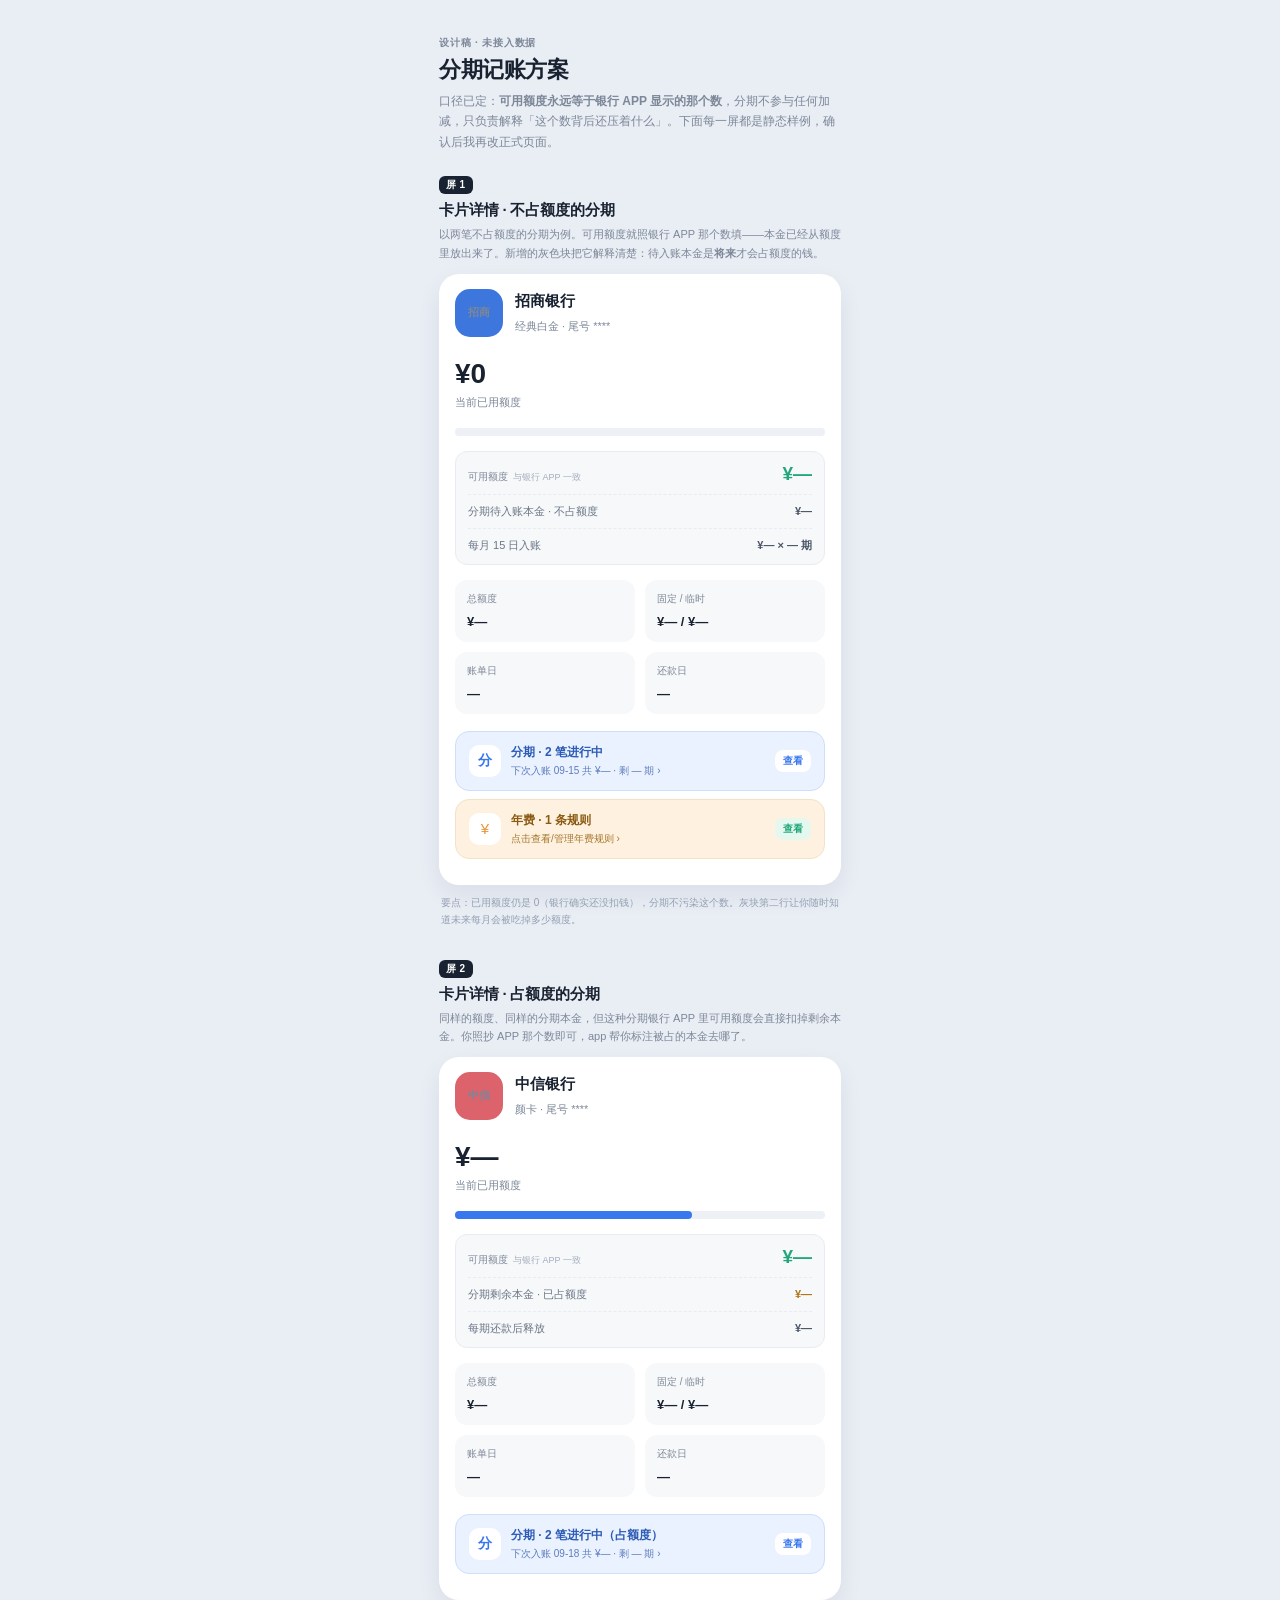
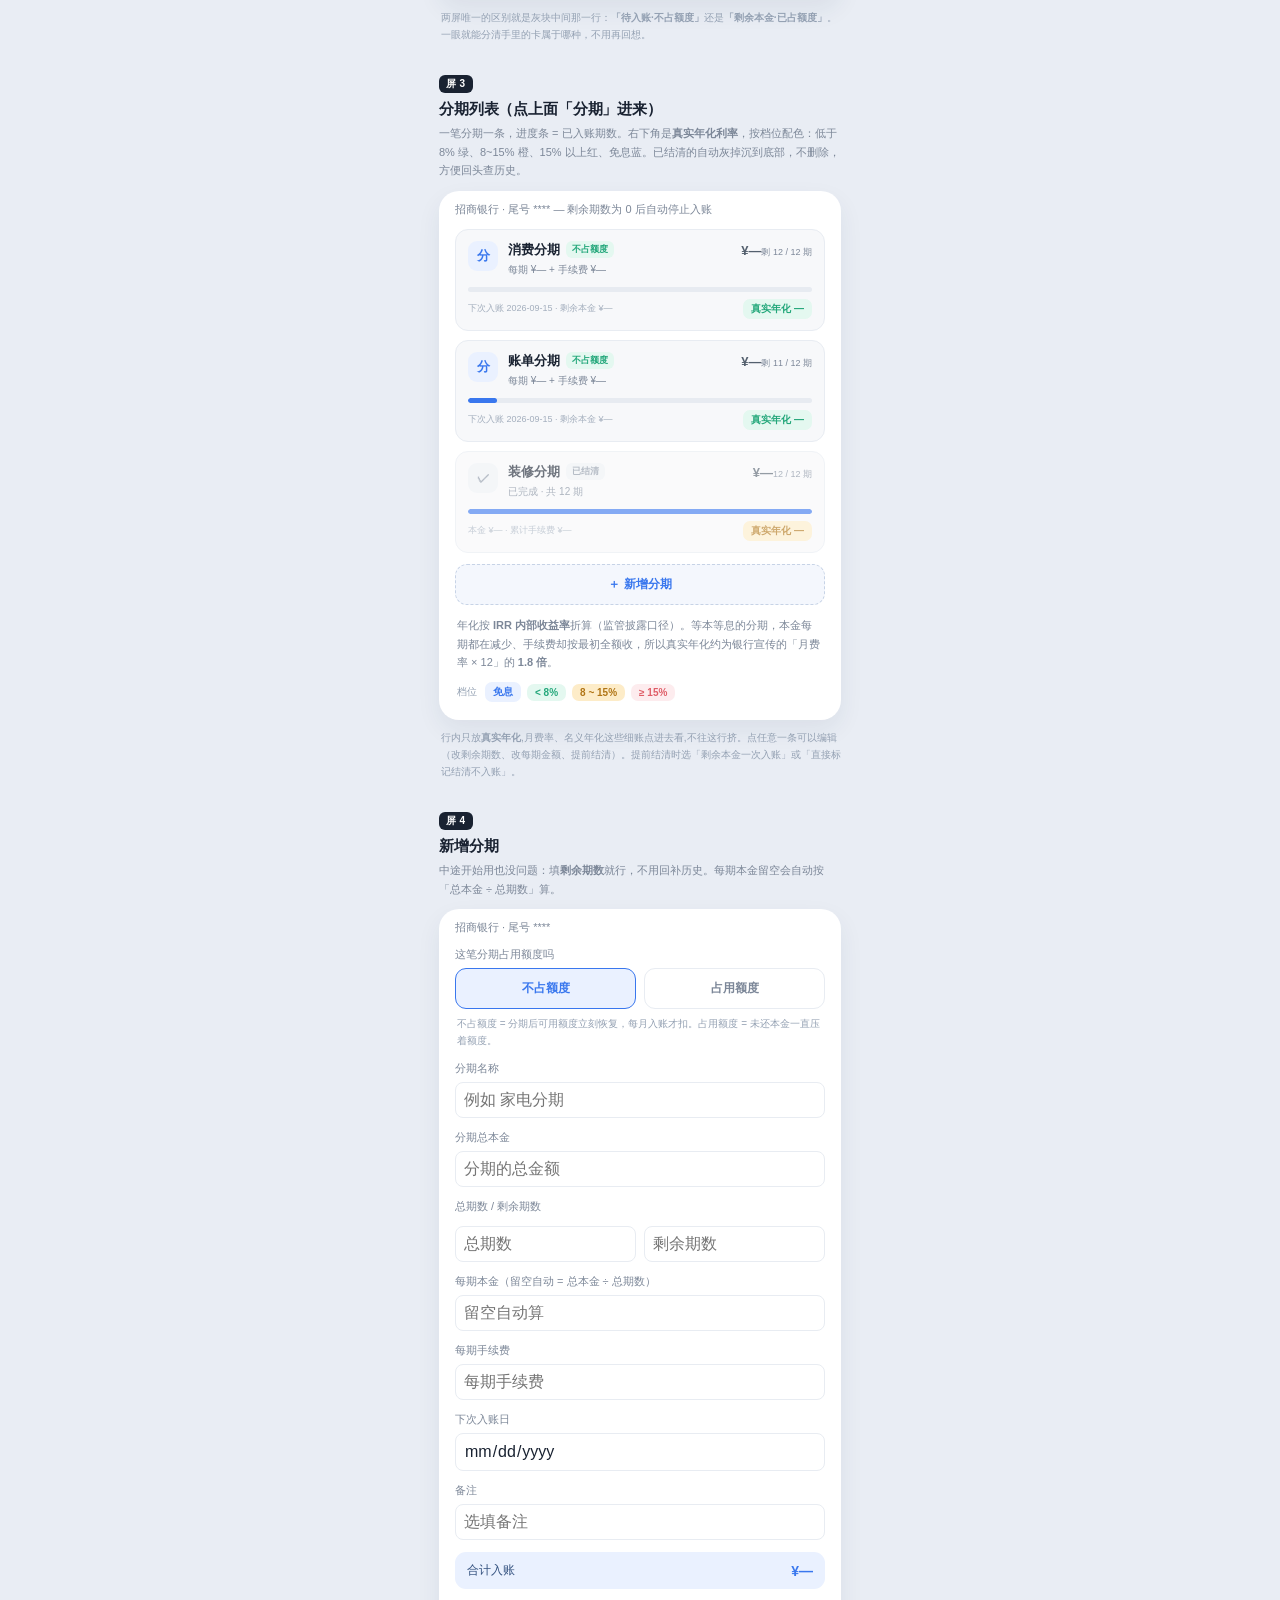
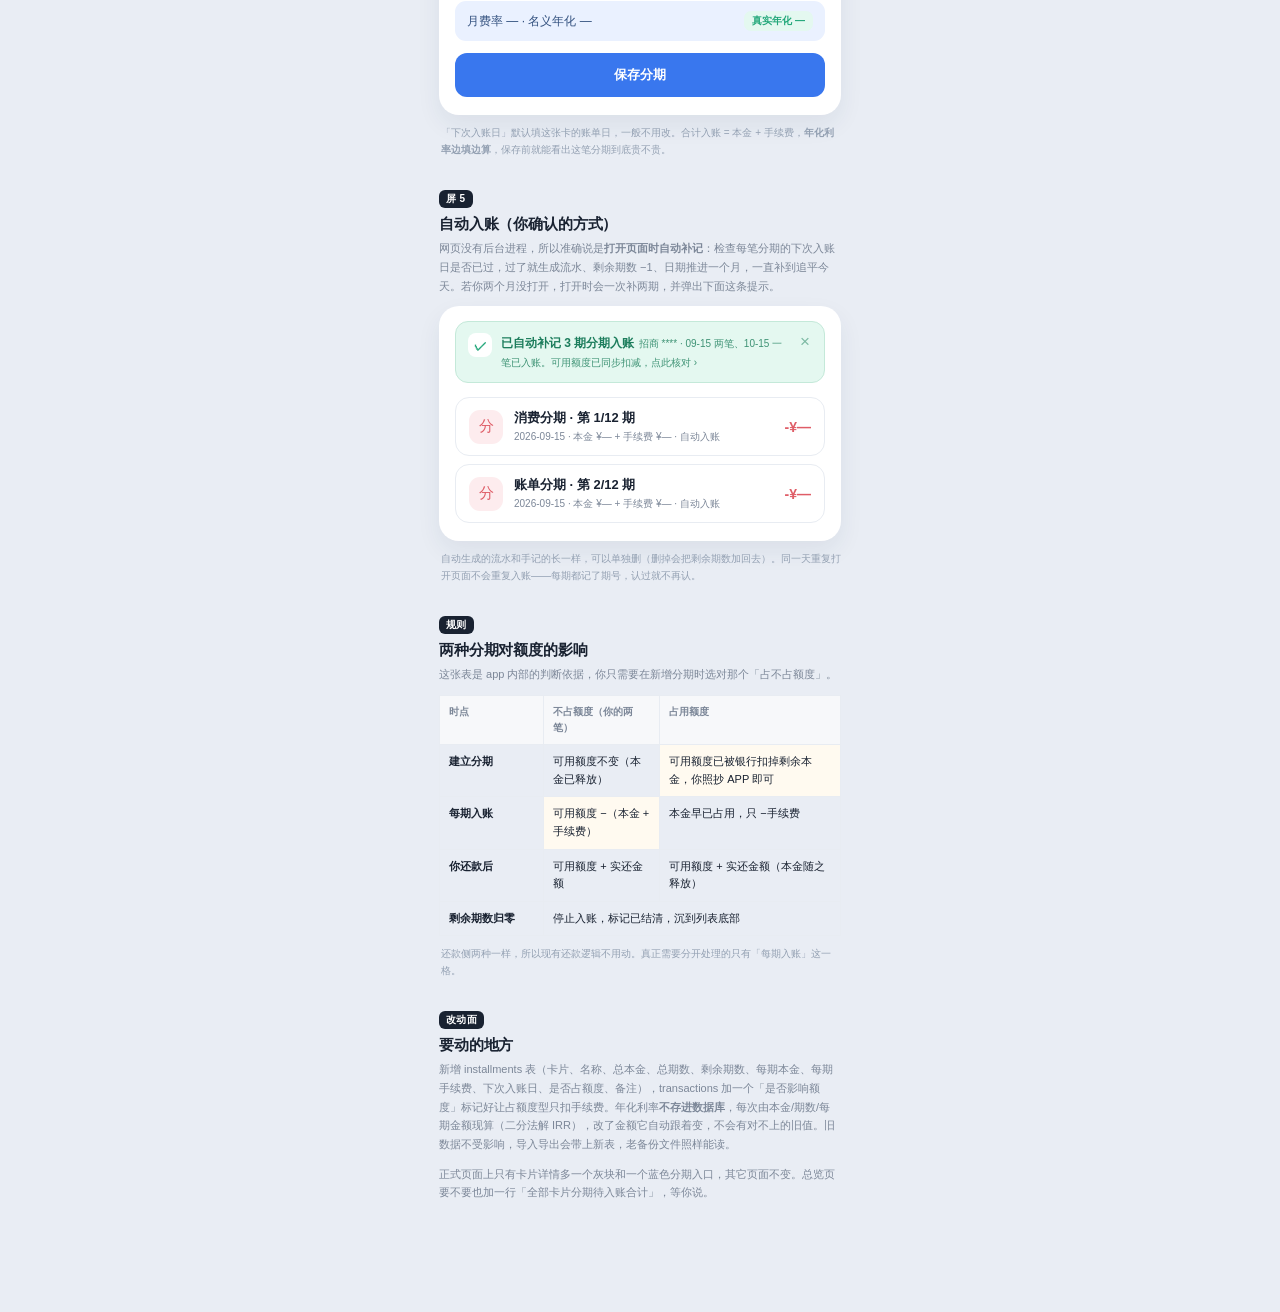
<file: design-installment.html>
<!DOCTYPE html>
<html lang="zh-CN">
<head>
<meta charset="utf-8">
<meta name="viewport" content="width=device-width,initial-scale=1,viewport-fit=cover">
<title>分期功能设计稿 · 账务管家</title>
<link rel="stylesheet" href="styles.css">
<style>
/* 设计稿专用外壳(不进正式页面) */
.spec{max-width:430px;margin:0 auto;padding:calc(16px + env(safe-area-inset-top)) 14px 60px}
.spec-title{font-size:22px;font-weight:700;letter-spacing:-.02em;margin:0 0 6px}
.spec-lead{font-size:12px;color:var(--muted);line-height:1.7;margin:0 0 22px}
.spec-sec{margin-bottom:30px}
.spec-num{display:inline-block;font-size:10px;font-weight:800;color:#fff;background:var(--ink);border-radius:6px;padding:2px 7px;margin-bottom:7px;letter-spacing:.04em}
.spec-h{font-size:15px;font-weight:700;margin:0 0 5px}
.spec-cap{font-size:11px;color:var(--muted);line-height:1.7;margin:0 0 11px}
.mock{background:var(--surface);border-radius:20px;padding:15px 16px 18px;box-shadow:var(--shadow)}
.spec-note{font-size:10px;color:#93a0b2;line-height:1.7;margin-top:9px;padding-left:2px}

/* ===== 以下是准备搬进 pwa-overrides.css 的新增样式 ===== */

/* 额度拆解:可用额度下面挂一行解释 */
.limit-split{background:#f7f8fa;border:1px solid var(--line);border-radius:12px;padding:11px 12px;margin:-6px 0 15px}
.limit-split .ls-top{display:flex;align-items:baseline;justify-content:space-between}
.limit-split .ls-label{font-size:10px;color:var(--muted)}
.limit-split .ls-value{font-size:19px;font-weight:700;color:var(--green)}
.limit-split .ls-bank{font-size:9px;color:#a3aebd;margin-left:5px;font-weight:500}
.limit-split .ls-line{display:flex;align-items:center;justify-content:space-between;margin-top:9px;padding-top:9px;border-top:1px dashed var(--line);font-size:11px;color:#6a7686}
.limit-split .ls-line b{font-weight:700;color:#4a5566}
.limit-split .ls-line.occupy b{color:#b07414}

/* 分期入口块(仿年费块,蓝色系) */
.inst-entry{display:flex;align-items:center;gap:10px;background:var(--blue-soft);border:1px solid #cfdefb;border-radius:14px;padding:12px 13px;margin:4px 0 8px;cursor:pointer}
.inst-entry .ie-icon{width:32px;height:32px;border-radius:10px;display:grid;place-items:center;background:#fff;color:var(--blue);font-size:14px;font-weight:800;flex:0 0 auto}
.inst-entry .ie-body{flex:1;display:flex;flex-direction:column;gap:3px;min-width:0}
.inst-entry .ie-title{font-size:12px;font-weight:700;color:#2c5bb5}
.inst-entry .ie-sub{font-size:10px;color:#5c7dbd}
.inst-entry .ie-state{font-size:10px;font-weight:700;padding:4px 8px;border-radius:8px;background:#fff;color:var(--blue)}

/* 分期条目 */
.inst-row{background:#f7f8fa;border:1px solid var(--line);border-radius:13px;padding:11px 12px;margin-bottom:9px}
.inst-row .ir-top{display:flex;align-items:flex-start;gap:10px}
.inst-row .ir-ic{width:30px;height:30px;border-radius:9px;background:var(--blue-soft);color:var(--blue);display:grid;place-items:center;font-size:13px;font-weight:800;flex:0 0 auto}
.inst-row .ir-body{flex:1;min-width:0}
.inst-row .ir-title{font-size:13px;font-weight:700;display:flex;align-items:center;gap:6px;flex-wrap:wrap}
.inst-row .ir-sub{font-size:10px;color:var(--muted);margin-top:3px;line-height:1.6}
.inst-row .ir-amt{flex:0 0 auto;text-align:right}
.inst-row .ir-per{font-size:13px;font-weight:700;color:#54606e;white-space:nowrap}
.inst-row .ir-left{font-size:9px;color:var(--muted);margin-top:2px}
.inst-tag{font-size:9px;font-weight:800;border-radius:6px;padding:2px 6px;white-space:nowrap;background:var(--green-soft);color:var(--green)}
.inst-tag.occupy{background:#fdecc8;color:#b07414}
.inst-tag.done{background:#eef1f5;color:#8b96a5}
.inst-bar{height:5px;background:#e7ebf1;border-radius:6px;margin-top:9px;overflow:hidden}
.inst-bar span{display:block;height:100%;background:var(--blue);border-radius:6px}
.inst-row.settled{opacity:.62}
.inst-row.settled .ir-ic{background:#eef1f5;color:#8b96a5}
.inst-foot{display:flex;align-items:center;justify-content:space-between;gap:8px;font-size:9px;color:#a3aebd;margin-top:7px}
.inst-foot>span:first-child{min-width:0;overflow:hidden;text-overflow:ellipsis;white-space:nowrap}
/* 年化利率 chip:按真实年化(IRR)分档配色 0=免息 <8%绿 8~15%橙 >=15%红 */
.rate-chip{flex:0 0 auto;font-size:10px;font-weight:800;border-radius:7px;padding:3px 8px;white-space:nowrap}
.rate-chip.free{background:var(--blue-soft);color:var(--blue)}
.rate-chip.low{background:var(--green-soft);color:var(--green)}
.rate-chip.mid{background:#fdecc8;color:#b07414}
.rate-chip.high{background:var(--red-soft);color:var(--red)}
.rate-legend{display:flex;align-items:center;flex-wrap:wrap;gap:6px;margin:10px 2px 0}
.rate-legend em{font-style:normal;font-size:10px;color:#93a0b2;margin-right:2px}

/* 自动补记提示条 */
.autopost{display:flex;align-items:flex-start;gap:9px;background:var(--green-soft);border:1px solid #c4e9d9;border-radius:13px;padding:11px 12px;margin-bottom:14px}
.autopost .ap-ic{width:24px;height:24px;border-radius:8px;background:#fff;color:var(--green);display:grid;place-items:center;font-size:13px;font-weight:800;flex:0 0 auto}
.autopost .ap-body{flex:1;min-width:0}
.autopost .ap-title{font-size:12px;font-weight:700;color:#1c7d5c}
.autopost .ap-sub{font-size:10px;color:#3f9375;margin-top:3px;line-height:1.6}
.autopost .ap-x{border:0;background:transparent;color:#7cb9a3;font-size:17px;line-height:1;padding:0 2px;cursor:pointer}

/* 规则对照表 */
.rule-table{width:100%;border-collapse:collapse;font-size:11px;margin-top:4px}
.rule-table th,.rule-table td{border:1px solid var(--line);padding:8px 9px;text-align:left;vertical-align:top;line-height:1.6}
.rule-table th{background:#f7f8fa;font-size:10px;color:var(--muted);font-weight:700}
.rule-table td b{color:var(--ink)}
.rule-table .hit{background:#fffaf0}
</style>
</head>
<body>
<div class="spec">

<p class="eyebrow">设计稿 · 未接入数据</p>
<h1 class="spec-title">分期记账方案</h1>
<p class="spec-lead">口径已定：<b>可用额度永远等于银行 APP 显示的那个数</b>，分期不参与任何加减，只负责解释「这个数背后还压着什么」。下面每一屏都是静态样例，确认后我再改正式页面。</p>

<!-- ============ 屏 1 ============ -->
<section class="spec-sec">
  <span class="spec-num">屏 1</span>
  <h2 class="spec-h">卡片详情 · 不占额度的分期</h2>
  <p class="spec-cap">以两笔不占额度的分期为例。可用额度就照银行 APP 那个数填——本金已经从额度里放出来了。新增的灰色块把它解释清楚：待入账本金是<b>将来</b>才会占额度的钱。</p>
  <div class="mock">
    <div class="detail-hero"><span class="bank-mark blue">招商</span><div><strong>招商银行</strong><span>经典白金 · 尾号 ****</span></div></div>
    <div class="detail-amount">¥0</div><div class="detail-caption">当前已用额度</div>
    <div class="detail-progress"><span style="width:0%"></span></div>

    <div class="limit-split">
      <div class="ls-top"><span class="ls-label">可用额度<span class="ls-bank">与银行 APP 一致</span></span><span class="ls-value">¥—</span></div>
      <div class="ls-line"><span>分期待入账本金 · 不占额度</span><b>¥—</b></div>
      <div class="ls-line"><span>每月 15 日入账</span><b>¥— × — 期</b></div>
    </div>

    <div class="detail-grid">
      <div class="detail-cell"><span>总额度</span><strong>¥—</strong></div>
      <div class="detail-cell"><span>固定 / 临时</span><strong>¥— / ¥—</strong></div>
      <div class="detail-cell"><span>账单日</span><strong>—</strong></div>
      <div class="detail-cell"><span>还款日</span><strong>—</strong></div>
    </div>

    <div class="inst-entry"><span class="ie-icon">分</span><span class="ie-body"><span class="ie-title">分期 · 2 笔进行中</span><span class="ie-sub">下次入账 09-15 共 ¥— · 剩 — 期 ›</span></span><span class="ie-state">查看</span></div>
    <div class="annual-fee"><span class="af-icon">¥</span><span class="af-body"><span class="af-title">年费 · 1 条规则</span><span class="af-sub">点击查看/管理年费规则 ›</span></span><span class="af-state">查看</span></div>
  </div>
  <p class="spec-note">要点：已用额度仍是 0（银行确实还没扣钱），分期不污染这个数。灰块第二行让你随时知道未来每月会被吃掉多少额度。</p>
</section>

<!-- ============ 屏 2 ============ -->
<section class="spec-sec">
  <span class="spec-num">屏 2</span>
  <h2 class="spec-h">卡片详情 · 占额度的分期</h2>
  <p class="spec-cap">同样的额度、同样的分期本金，但这种分期银行 APP 里可用额度会直接扣掉剩余本金。你照抄 APP 那个数即可，app 帮你标注被占的本金去哪了。</p>
  <div class="mock">
    <div class="detail-hero"><span class="bank-mark red">中信</span><div><strong>中信银行</strong><span>颜卡 · 尾号 ****</span></div></div>
    <div class="detail-amount">¥—</div><div class="detail-caption">当前已用额度</div>
    <div class="detail-progress"><span style="width:64%"></span></div>

    <div class="limit-split">
      <div class="ls-top"><span class="ls-label">可用额度<span class="ls-bank">与银行 APP 一致</span></span><span class="ls-value">¥—</span></div>
      <div class="ls-line occupy"><span>分期剩余本金 · 已占额度</span><b>¥—</b></div>
      <div class="ls-line"><span>每期还款后释放</span><b>¥—</b></div>
    </div>

    <div class="detail-grid">
      <div class="detail-cell"><span>总额度</span><strong>¥—</strong></div>
      <div class="detail-cell"><span>固定 / 临时</span><strong>¥— / ¥—</strong></div>
      <div class="detail-cell"><span>账单日</span><strong>—</strong></div>
      <div class="detail-cell"><span>还款日</span><strong>—</strong></div>
    </div>

    <div class="inst-entry"><span class="ie-icon">分</span><span class="ie-body"><span class="ie-title">分期 · 2 笔进行中（占额度）</span><span class="ie-sub">下次入账 09-18 共 ¥— · 剩 — 期 ›</span></span><span class="ie-state">查看</span></div>
  </div>
  <p class="spec-note">两屏唯一的区别就是灰块中间那一行：<b>「待入账·不占额度」</b>还是<b>「剩余本金·已占额度」</b>。一眼就能分清手里的卡属于哪种，不用再回想。</p>
</section>


<!-- ============ 屏 3 ============ -->
<section class="spec-sec">
  <span class="spec-num">屏 3</span>
  <h2 class="spec-h">分期列表（点上面「分期」进来）</h2>
  <p class="spec-cap">一笔分期一条，进度条 = 已入账期数。右下角是<b>真实年化利率</b>，按档位配色：低于 8% 绿、8~15% 橙、15% 以上红、免息蓝。已结清的自动灰掉沉到底部，不删除，方便回头查历史。</p>
  <div class="mock">
    <p class="muted" style="margin:-4px 0 12px">招商银行 · 尾号 **** — 剩余期数为 0 后自动停止入账</p>

    <div class="inst-row">
      <div class="ir-top">
        <span class="ir-ic">分</span>
        <span class="ir-body">
          <span class="ir-title">消费分期<span class="inst-tag">不占额度</span></span>
          <span class="ir-sub">每期 ¥— + 手续费 ¥—</span>
        </span>
        <span class="ir-amt"><span class="ir-per">¥—</span><span class="ir-left">剩 12 / 12 期</span></span>
      </div>
      <div class="inst-bar"><span style="width:0%"></span></div>
      <div class="inst-foot"><span>下次入账 2026-09-15 · 剩余本金 ¥—</span><span class="rate-chip low">真实年化 —</span></div>
    </div>

    <div class="inst-row">
      <div class="ir-top">
        <span class="ir-ic">分</span>
        <span class="ir-body">
          <span class="ir-title">账单分期<span class="inst-tag">不占额度</span></span>
          <span class="ir-sub">每期 ¥— + 手续费 ¥—</span>
        </span>
        <span class="ir-amt"><span class="ir-per">¥—</span><span class="ir-left">剩 11 / 12 期</span></span>
      </div>
      <div class="inst-bar"><span style="width:8.3%"></span></div>
      <div class="inst-foot"><span>下次入账 2026-09-15 · 剩余本金 ¥—</span><span class="rate-chip low">真实年化 —</span></div>
    </div>

    <div class="inst-row settled">
      <div class="ir-top">
        <span class="ir-ic">✓</span>
        <span class="ir-body">
          <span class="ir-title">装修分期<span class="inst-tag done">已结清</span></span>
          <span class="ir-sub">已完成 · 共 12 期</span>
        </span>
        <span class="ir-amt"><span class="ir-per">¥—</span><span class="ir-left">12 / 12 期</span></span>
      </div>
      <div class="inst-bar"><span style="width:100%"></span></div>
      <div class="inst-foot"><span>本金 ¥— · 累计手续费 ¥—</span><span class="rate-chip mid">真实年化 —</span></div>
    </div>

    <button class="add-rule">＋ 新增分期</button>
    <p class="muted" style="margin:11px 2px 0;line-height:1.7">年化按 <b>IRR 内部收益率</b>折算（监管披露口径）。等本等息的分期，本金每期都在减少、手续费却按最初全额收，所以真实年化约为银行宣传的「月费率 × 12」的 <b>1.8 倍</b>。</p>
    <div class="rate-legend"><em>档位</em><span class="rate-chip free">免息</span><span class="rate-chip low">&lt; 8%</span><span class="rate-chip mid">8 ~ 15%</span><span class="rate-chip high">≥ 15%</span></div>
  </div>
  <p class="spec-note">行内只放<b>真实年化</b>,月费率、名义年化这些细账点进去看,不往这行挤。点任意一条可以编辑（改剩余期数、改每期金额、提前结清）。提前结清时选「剩余本金一次入账」或「直接标记结清不入账」。</p>
</section>

<!-- ============ 屏 4 ============ -->
<section class="spec-sec">
  <span class="spec-num">屏 4</span>
  <h2 class="spec-h">新增分期</h2>
  <p class="spec-cap">中途开始用也没问题：填<b>剩余期数</b>就行，不用回补历史。每期本金留空会自动按「总本金 ÷ 总期数」算。</p>
  <div class="mock">
    <p class="muted" style="margin:-4px 0 10px">招商银行 · 尾号 ****</p>

    <label class="field-label">这笔分期占用额度吗</label>
    <div class="type-seg">
      <button class="on">不占额度</button>
      <button>占用额度</button>
    </div>
    <p class="spec-note" style="margin-top:6px">不占额度 = 分期后可用额度立刻恢复，每月入账才扣。占用额度 = 未还本金一直压着额度。</p>

    <label class="field-label">分期名称</label>
    <input class="modal-input" placeholder="例如 家电分期" readonly>

    <label class="field-label">分期总本金</label>
    <input class="modal-input" placeholder="分期的总金额" readonly>

    <label class="field-label">总期数 / 剩余期数</label>
    <div class="query-bar"><input class="modal-input" placeholder="总期数" readonly><input class="modal-input" placeholder="剩余期数" readonly></div>

    <label class="field-label">每期本金（留空自动 = 总本金 ÷ 总期数）</label>
    <input class="modal-input" placeholder="留空自动算" readonly>

    <label class="field-label">每期手续费</label>
    <input class="modal-input" placeholder="每期手续费" readonly>

    <label class="field-label">下次入账日</label>
    <input class="modal-input" type="date" readonly>

    <label class="field-label">备注</label>
    <input class="modal-input" placeholder="选填备注" readonly>

    <div class="settle-line"><span>合计入账</span><strong>¥—</strong></div>
    <div class="settle-line"><span>月费率 — · 名义年化 —</span><span class="rate-chip low">真实年化 —</span></div>
    <button class="primary-action">保存分期</button>
  </div>
  <p class="spec-note">「下次入账日」默认填这张卡的账单日，一般不用改。合计入账 = 本金 + 手续费，<b>年化利率边填边算</b>，保存前就能看出这笔分期到底贵不贵。</p>
</section>

<!-- ============ 屏 5 ============ -->
<section class="spec-sec">
  <span class="spec-num">屏 5</span>
  <h2 class="spec-h">自动入账（你确认的方式）</h2>
  <p class="spec-cap">网页没有后台进程，所以准确说是<b>打开页面时自动补记</b>：检查每笔分期的下次入账日是否已过，过了就生成流水、剩余期数 −1、日期推进一个月，一直补到追平今天。若你两个月没打开，打开时会一次补两期，并弹出下面这条提示。</p>
  <div class="mock">
    <div class="autopost">
      <span class="ap-ic">✓</span>
      <span class="ap-body">
        <span class="ap-title">已自动补记 3 期分期入账</span>
        <span class="ap-sub">招商 **** · 09-15 两笔、10-15 一笔已入账。可用额度已同步扣减，点此核对 ›</span>
      </span>
      <button class="ap-x">×</button>
    </div>

    <div class="flow-list">
      <div class="flow-item">
        <span class="flow-ic out">分</span>
        <span class="flow-main"><span class="flow-title">消费分期 · 第 1/12 期</span><span class="flow-meta">2026-09-15 · 本金 ¥— + 手续费 ¥— · 自动入账</span></span>
        <span class="flow-amt out">-¥—</span>
      </div>
      <div class="flow-item">
        <span class="flow-ic out">分</span>
        <span class="flow-main"><span class="flow-title">账单分期 · 第 2/12 期</span><span class="flow-meta">2026-09-15 · 本金 ¥— + 手续费 ¥— · 自动入账</span></span>
        <span class="flow-amt out">-¥—</span>
      </div>
    </div>
  </div>
  <p class="spec-note">自动生成的流水和手记的长一样，可以单独删（删掉会把剩余期数加回去）。同一天重复打开页面不会重复入账——每期都记了期号，认过就不再认。</p>
</section>

<!-- ============ 规则对照 ============ -->
<section class="spec-sec">
  <span class="spec-num">规则</span>
  <h2 class="spec-h">两种分期对额度的影响</h2>
  <p class="spec-cap">这张表是 app 内部的判断依据，你只需要在新增分期时选对那个「占不占额度」。</p>
  <table class="rule-table">
    <tr><th style="width:26%">时点</th><th>不占额度（你的两笔）</th><th>占用额度</th></tr>
    <tr><td><b>建立分期</b></td><td>可用额度不变（本金已释放）</td><td class="hit">可用额度已被银行扣掉剩余本金，你照抄 APP 即可</td></tr>
    <tr><td><b>每期入账</b></td><td class="hit">可用额度 −（本金 + 手续费）</td><td>本金早已占用，只 −手续费</td></tr>
    <tr><td><b>你还款后</b></td><td>可用额度 + 实还金额</td><td>可用额度 + 实还金额（本金随之释放）</td></tr>
    <tr><td><b>剩余期数归零</b></td><td colspan="2">停止入账，标记已结清，沉到列表底部</td></tr>
  </table>
  <p class="spec-note">还款侧两种一样，所以现有还款逻辑不用动。真正需要分开处理的只有「每期入账」这一格。</p>
</section>

<!-- ============ 影响面 ============ -->
<section class="spec-sec">
  <span class="spec-num">改动面</span>
  <h2 class="spec-h">要动的地方</h2>
  <p class="spec-cap">新增 installments 表（卡片、名称、总本金、总期数、剩余期数、每期本金、每期手续费、下次入账日、是否占额度、备注），transactions 加一个「是否影响额度」标记好让占额度型只扣手续费。年化利率<b>不存进数据库</b>，每次由本金/期数/每期金额现算（二分法解 IRR），改了金额它自动跟着变，不会有对不上的旧值。旧数据不受影响，导入导出会带上新表，老备份文件照样能读。</p>
  <p class="spec-cap" style="margin-bottom:0">正式页面上只有卡片详情多一个灰块和一个蓝色分期入口，其它页面不变。总览页要不要也加一行「全部卡片分期待入账合计」，等你说。</p>
</section>

</div>
</body>
</html>
</file>
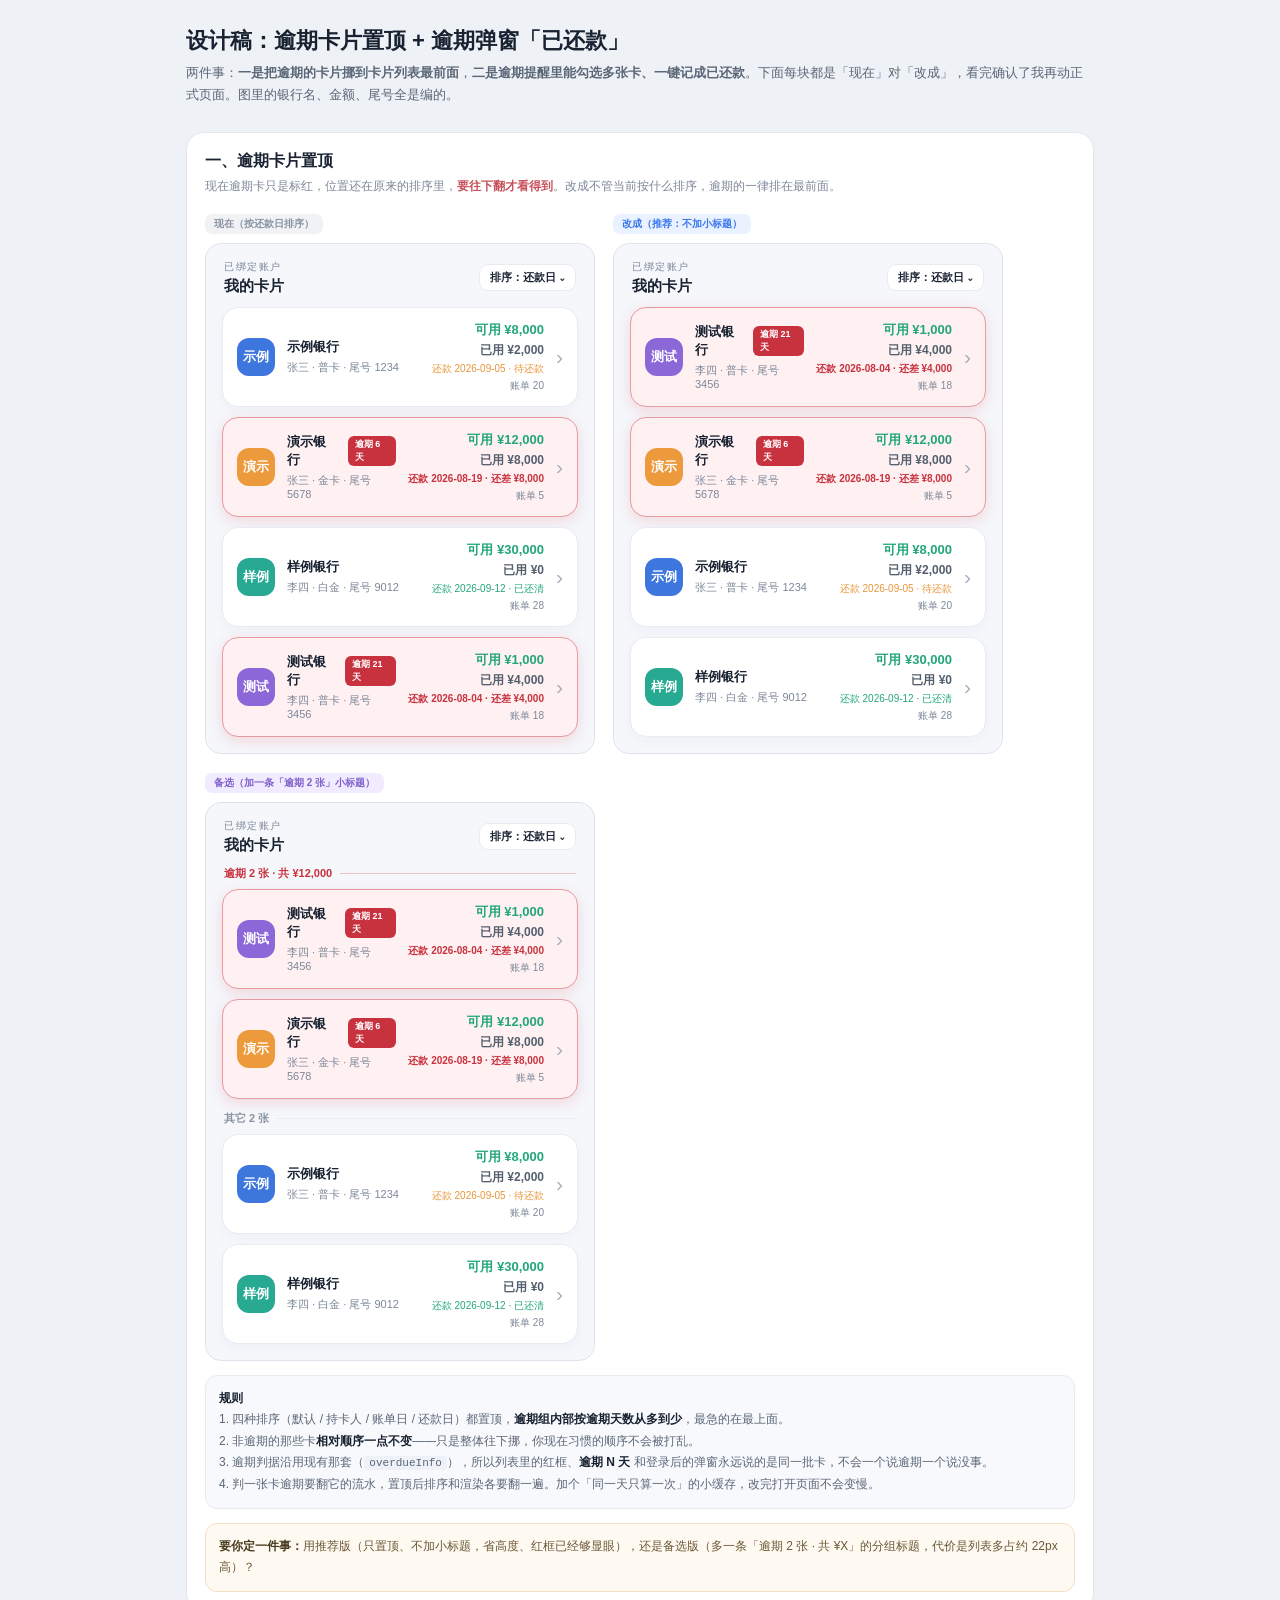
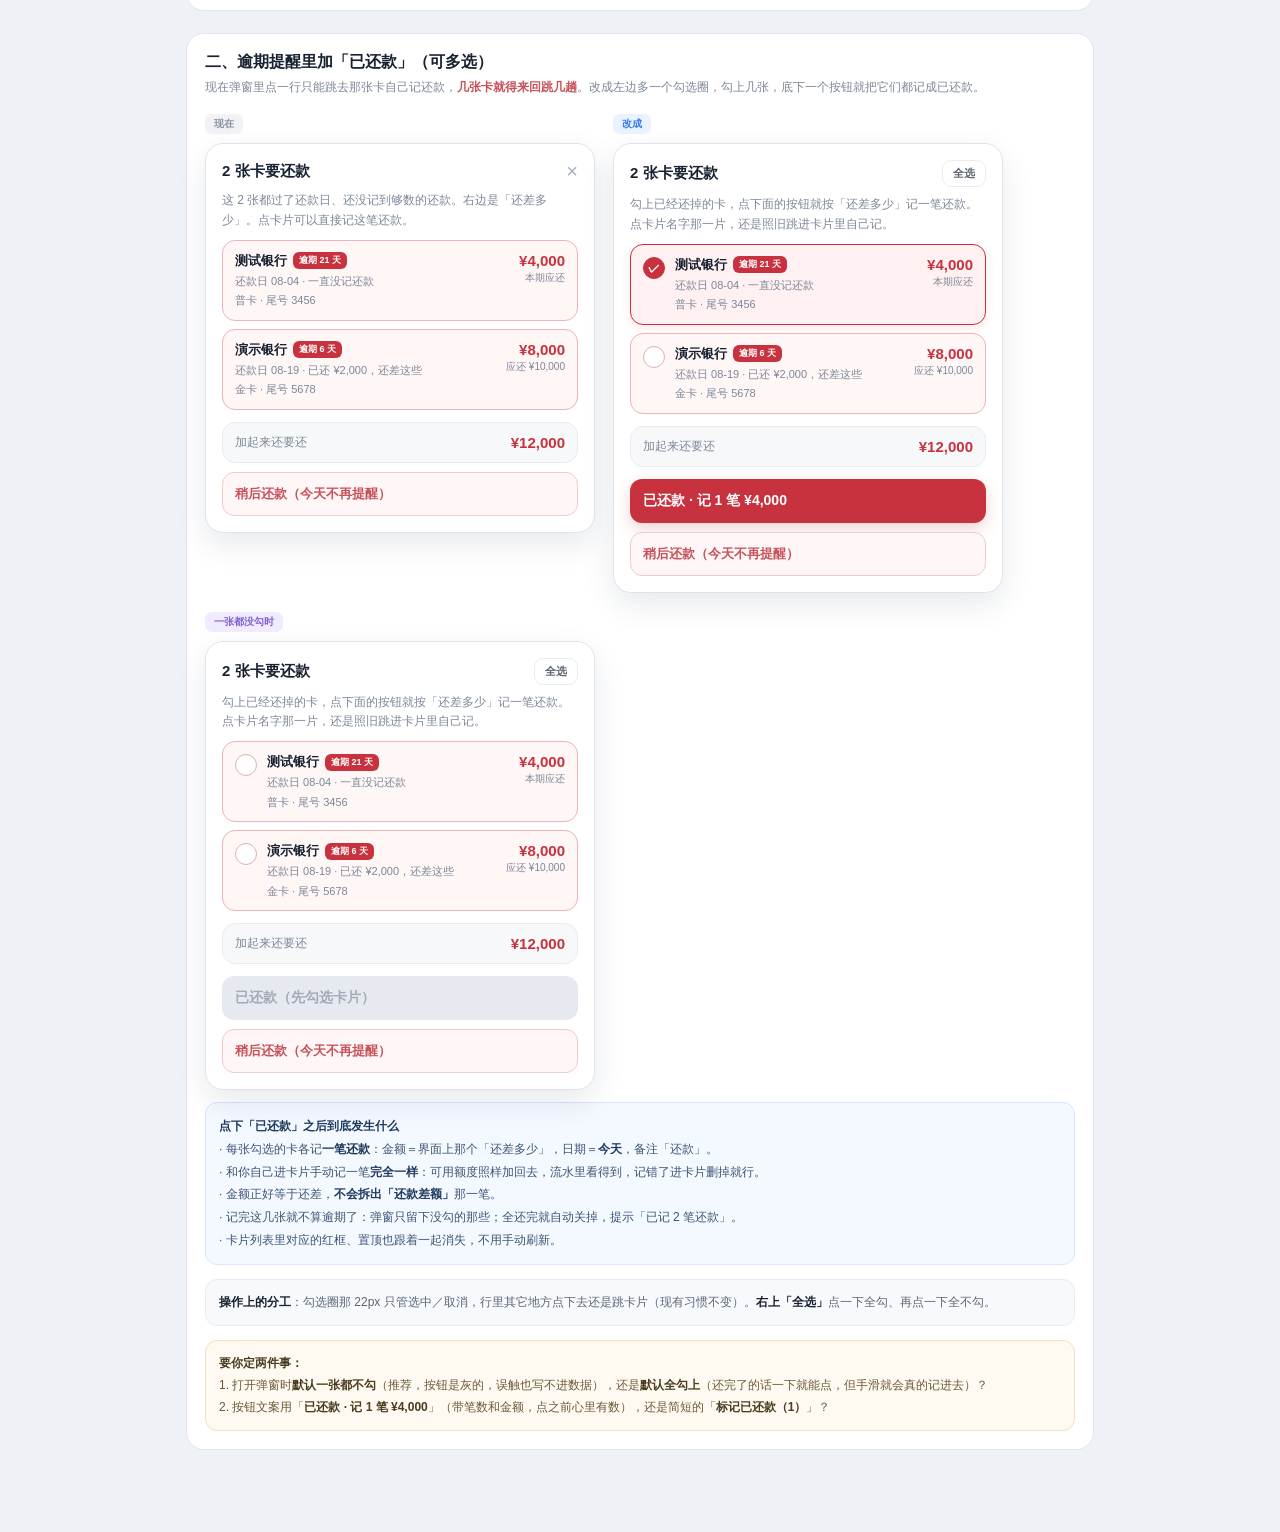
<file: design-overdue-top-and-paid.html>
<!DOCTYPE html>
<html lang="zh-CN">
<head>
<meta charset="utf-8">
<meta name="viewport" content="width=device-width,initial-scale=1,viewport-fit=cover">
<title>账务管家 · 设计稿：逾期卡片置顶 / 逾期弹窗「已还款」</title>
<style>
*{box-sizing:border-box}
:root{--bg:#f5f7fb;--surface:#fff;--ink:#192231;--muted:#7c8798;--line:#e8ecf2;--blue:#3977ee;--blue-soft:#eaf1ff;--green:#23a77a;--orange:#e99538;--red:#df5d67}
body{margin:0;background:#eef1f6;color:var(--ink);font-family:-apple-system,BlinkMacSystemFont,"PingFang SC","Microsoft YaHei",sans-serif;-webkit-font-smoothing:antialiased}
.wrap{max-width:940px;margin:0 auto;padding:26px 16px 60px}
.wrap>h1{font-size:22px;margin:0 0 6px}
.lead{font-size:13px;color:#5b6676;line-height:1.7;margin:0 0 26px}
.sec{background:#fff;border:1px solid #e2e7ef;border-radius:18px;padding:18px;margin-bottom:22px}
.sec-h{font-size:16px;font-weight:800;margin:0 0 4px}
.sec-q{font-size:12px;color:var(--muted);line-height:1.7;margin:0 0 16px}
.sec-q em{font-style:normal;color:#c7525b;font-weight:700}
.note{font-size:12px;color:#5b6676;line-height:1.8;margin:14px 0 0;padding:12px 13px;background:#f7f9fc;border:1px solid var(--line);border-radius:12px}
.note b{color:var(--ink)}
.note code{background:#eef2f8;border-radius:4px;padding:1px 5px;font-size:11px;font-family:ui-monospace,Menlo,monospace}
.ask{font-size:12px;line-height:1.8;margin:14px 0 0;padding:12px 13px;background:#fffaf1;border:1px solid #f2e0c2;border-radius:12px;color:#6b5836}
.ask b{color:#4a3c1f}
.row2{display:flex;flex-wrap:wrap;gap:18px}
.col{flex:0 0 auto}
.tag{display:inline-block;font-size:10px;font-weight:800;padding:3px 9px;border-radius:7px;margin-bottom:9px}
.tag.now{background:#f0f2f5;color:#8993a2}
.tag.new{background:var(--blue-soft);color:var(--blue)}
.tag.alt{background:#f0ebff;color:#8060cb}
.mock{width:390px;max-width:100%;padding:16px;background:var(--bg);border:1px solid #dfe4ec;border-radius:16px}
.section-heading{display:flex;align-items:center;justify-content:space-between;margin:0 2px 11px}
.section-heading>div{display:flex;flex-direction:column}
.eyebrow{font-size:10px;color:var(--muted);letter-spacing:.16em;text-transform:uppercase;margin:0 0 3px}
.section-heading h2{font-size:15px;margin:0}
.sort-trigger{border:1px solid var(--line);background:var(--surface);border-radius:9px;padding:5px 10px;font-size:11px;font-weight:600;color:var(--ink)}
/* ==== 与线上 styles.css 一致的卡片样式(照抄,便于判断真实观感) ==== */
.card-list{display:flex;flex-direction:column;gap:10px}
.card-item{display:flex;flex-direction:column;align-items:stretch;background:var(--surface);border:1px solid var(--line);border-radius:16px;padding:13px 14px;box-shadow:0 4px 12px rgba(31,50,80,.035);text-align:left;width:100%}
.card-top{display:flex;align-items:center;gap:12px}
.bank-mark{width:38px;height:38px;border-radius:12px;display:grid;place-items:center;font-size:13px;font-weight:800;color:#fff;flex:0 0 auto}
.bank-mark.blue{background:#3d76dc}.bank-mark.orange{background:#ed9a3d}.bank-mark.purple{background:#8b67d8}.bank-mark.teal{background:#27a992}.bank-mark.red{background:#dc626c}
.card-main{min-width:0;display:flex;flex-direction:column;gap:4px;flex:1}
.card-name{font-size:13px;font-weight:700;display:flex;align-items:center;gap:6px}
.card-sub{font-size:11px;color:var(--muted)}
.card-right{text-align:right;display:flex;flex-direction:column;gap:3px;min-width:0}
.card-avail{font-size:13px;font-weight:700;color:var(--green)}
.card-amount{font-size:12px;font-weight:600;color:#54606e}
.card-due{font-size:10px;color:var(--orange)}.card-due.ok{color:var(--green)}.card-due.late{color:#c8323f;font-weight:700}
.card-bill{font-size:10px;color:var(--muted)}
.card-item.overdue{border-color:#e79aa1;background:#fff1f2;box-shadow:0 4px 14px rgba(223,93,103,.2)}
.late-badge{font-size:9px;font-weight:800;color:#fff;background:#c8323f;border-radius:6px;padding:2px 7px;margin-left:6px}
.chevron{font-size:21px;color:#a8b1bf}
/* ==== 弹窗 ==== */
.sheet{width:390px;max-width:100%;background:#fff;border:1px solid #dfe4ec;border-radius:18px;padding:16px;box-shadow:0 12px 30px rgba(31,50,80,.1)}
.sheet-h{display:flex;align-items:center;justify-content:space-between;margin-bottom:10px}
.sheet-h h2{font-size:15px;margin:0}
.sheet-h .x{font-size:20px;color:#a8b1bf}
.due-lead{font-size:12px;line-height:1.6;color:var(--muted);margin:-2px 0 10px}
.due-list{display:flex;flex-direction:column;gap:8px}
.due-item{display:flex;align-items:flex-start;gap:10px;border:1px solid #f0b3b8;background:#fff6f6;border-radius:13px;padding:11px 12px}
.due-main{flex:1;min-width:0;display:flex;flex-direction:column;gap:3px}
.due-name{font-size:13px;font-weight:800;display:flex;align-items:center;flex-wrap:wrap;gap:6px}
.due-badge{font-style:normal;font-size:9px;font-weight:800;color:#fff;background:#c8323f;border-radius:6px;padding:2px 6px}
.due-meta{font-size:11px;color:var(--muted);line-height:1.5}
.due-right{flex:0 0 auto;text-align:right;display:flex;flex-direction:column;gap:2px}
.due-amt{font-size:15px;font-weight:800;color:#c8323f}
.due-sub{font-size:10px;color:var(--muted)}
.due-total{display:flex;justify-content:space-between;align-items:center;margin-top:12px;padding:11px 12px;background:#f7f8fa;border:1px solid var(--line);border-radius:13px;font-size:12px;color:var(--muted)}
.due-total strong{font-size:15px;color:#c8323f}
.secondary-action{width:100%;border:1px solid #f1caca;background:#fff7f7;color:#c7525b;border-radius:12px;padding:12px;font-size:13px;font-weight:700;margin-top:9px}
/* ==== 新增:勾选框与主按钮 ==== */
.due-pick{flex:0 0 auto;width:22px;height:22px;margin-top:1px;border-radius:50%;border:1.5px solid #d9b3b7;background:#fff;display:grid;place-items:center;font-size:12px;font-weight:800;color:transparent}
.due-pick.on{background:#c8323f;border-color:#c8323f;color:#fff}
.due-item.picked{border-color:#c8323f;background:#fff0f1;box-shadow:0 3px 10px rgba(200,50,63,.12)}
.pick-all{border:1px solid var(--line);background:#fff;border-radius:9px;padding:5px 10px;font-size:11px;font-weight:700;color:#59636f}
.paid-btn{width:100%;border:0;border-radius:12px;padding:13px;font-size:14px;font-weight:800;color:#fff;background:#c8323f;margin-top:12px;box-shadow:0 6px 16px rgba(200,50,63,.22)}
.paid-btn.off{background:#e6e9ef;color:#a3abb8;box-shadow:none}
.grp-h{display:flex;align-items:center;gap:8px;margin:2px 2px 8px;font-size:11px;font-weight:800;color:#c8323f}
.grp-h i{flex:1;height:1px;background:#f0c3c7;font-style:normal}
.flow{font-size:12px;line-height:1.9;margin:12px 0 0;padding:12px 13px;background:#f4f8ff;border:1px solid #d9e6fb;border-radius:12px;color:#3c5473}
.flow b{color:#1f3a5f}
</style>
</head>
<body>
<div class="wrap">
<h1>设计稿：逾期卡片置顶 + 逾期弹窗「已还款」</h1>
<p class="lead">两件事：<b>一是把逾期的卡片挪到卡片列表最前面</b>，<b>二是逾期提醒里能勾选多张卡、一键记成已还款</b>。下面每块都是「现在」对「改成」，看完确认了我再动正式页面。图里的银行名、金额、尾号全是编的。</p>
<section class="sec">
<h2 class="sec-h">一、逾期卡片置顶</h2>
<p class="sec-q">现在逾期卡只是标红，位置还在原来的排序里，<em>要往下翻才看得到</em>。改成不管当前按什么排序，逾期的一律排在最前面。</p>
<div class="row2">
<div class="col">
<span class="tag now">现在（按还款日排序）</span>
<div class="mock">
<div class="section-heading"><div><p class="eyebrow">已绑定账户</p><h2>我的卡片</h2></div><span class="sort-trigger">排序：还款日 ⌄</span></div>
<div class="card-list">
<div class="card-item"><span class="card-top"><span class="bank-mark blue">示例</span><span class="card-main"><strong class="card-name">示例银行</strong><span class="card-sub">张三 · 普卡 · 尾号 1234</span></span><span class="card-right"><strong class="card-avail">可用 ¥8,000</strong><span class="card-amount">已用 ¥2,000</span><span class="card-due">还款 2026-09-05 · 待还款</span><span class="card-bill">账单 20</span></span><span class="chevron">›</span></span></div>
<div class="card-item overdue"><span class="card-top"><span class="bank-mark orange">演示</span><span class="card-main"><strong class="card-name">演示银行<span class="late-badge">逾期 6 天</span></strong><span class="card-sub">张三 · 金卡 · 尾号 5678</span></span><span class="card-right"><strong class="card-avail">可用 ¥12,000</strong><span class="card-amount">已用 ¥8,000</span><span class="card-due late">还款 2026-08-19 · 还差 ¥8,000</span><span class="card-bill">账单 5</span></span><span class="chevron">›</span></span></div>
<div class="card-item"><span class="card-top"><span class="bank-mark teal">样例</span><span class="card-main"><strong class="card-name">样例银行</strong><span class="card-sub">李四 · 白金 · 尾号 9012</span></span><span class="card-right"><strong class="card-avail">可用 ¥30,000</strong><span class="card-amount">已用 ¥0</span><span class="card-due ok">还款 2026-09-12 · 已还清</span><span class="card-bill">账单 28</span></span><span class="chevron">›</span></span></div>
<div class="card-item overdue"><span class="card-top"><span class="bank-mark purple">测试</span><span class="card-main"><strong class="card-name">测试银行<span class="late-badge">逾期 21 天</span></strong><span class="card-sub">李四 · 普卡 · 尾号 3456</span></span><span class="card-right"><strong class="card-avail">可用 ¥1,000</strong><span class="card-amount">已用 ¥4,000</span><span class="card-due late">还款 2026-08-04 · 还差 ¥4,000</span><span class="card-bill">账单 18</span></span><span class="chevron">›</span></span></div>
</div>
</div>
</div>
<div class="col">
<span class="tag new">改成（推荐：不加小标题）</span>
<div class="mock">
<div class="section-heading"><div><p class="eyebrow">已绑定账户</p><h2>我的卡片</h2></div><span class="sort-trigger">排序：还款日 ⌄</span></div>
<div class="card-list">
<div class="card-item overdue"><span class="card-top"><span class="bank-mark purple">测试</span><span class="card-main"><strong class="card-name">测试银行<span class="late-badge">逾期 21 天</span></strong><span class="card-sub">李四 · 普卡 · 尾号 3456</span></span><span class="card-right"><strong class="card-avail">可用 ¥1,000</strong><span class="card-amount">已用 ¥4,000</span><span class="card-due late">还款 2026-08-04 · 还差 ¥4,000</span><span class="card-bill">账单 18</span></span><span class="chevron">›</span></span></div>
<div class="card-item overdue"><span class="card-top"><span class="bank-mark orange">演示</span><span class="card-main"><strong class="card-name">演示银行<span class="late-badge">逾期 6 天</span></strong><span class="card-sub">张三 · 金卡 · 尾号 5678</span></span><span class="card-right"><strong class="card-avail">可用 ¥12,000</strong><span class="card-amount">已用 ¥8,000</span><span class="card-due late">还款 2026-08-19 · 还差 ¥8,000</span><span class="card-bill">账单 5</span></span><span class="chevron">›</span></span></div>
<div class="card-item"><span class="card-top"><span class="bank-mark blue">示例</span><span class="card-main"><strong class="card-name">示例银行</strong><span class="card-sub">张三 · 普卡 · 尾号 1234</span></span><span class="card-right"><strong class="card-avail">可用 ¥8,000</strong><span class="card-amount">已用 ¥2,000</span><span class="card-due">还款 2026-09-05 · 待还款</span><span class="card-bill">账单 20</span></span><span class="chevron">›</span></span></div>
<div class="card-item"><span class="card-top"><span class="bank-mark teal">样例</span><span class="card-main"><strong class="card-name">样例银行</strong><span class="card-sub">李四 · 白金 · 尾号 9012</span></span><span class="card-right"><strong class="card-avail">可用 ¥30,000</strong><span class="card-amount">已用 ¥0</span><span class="card-due ok">还款 2026-09-12 · 已还清</span><span class="card-bill">账单 28</span></span><span class="chevron">›</span></span></div>
</div>
</div>
</div>
<div class="col">
<span class="tag alt">备选（加一条「逾期 2 张」小标题）</span>
<div class="mock">
<div class="section-heading"><div><p class="eyebrow">已绑定账户</p><h2>我的卡片</h2></div><span class="sort-trigger">排序：还款日 ⌄</span></div>
<div class="grp-h">逾期 2 张 · 共 ¥12,000<i></i></div>
<div class="card-list" style="margin-bottom:12px">
<div class="card-item overdue"><span class="card-top"><span class="bank-mark purple">测试</span><span class="card-main"><strong class="card-name">测试银行<span class="late-badge">逾期 21 天</span></strong><span class="card-sub">李四 · 普卡 · 尾号 3456</span></span><span class="card-right"><strong class="card-avail">可用 ¥1,000</strong><span class="card-amount">已用 ¥4,000</span><span class="card-due late">还款 2026-08-04 · 还差 ¥4,000</span><span class="card-bill">账单 18</span></span><span class="chevron">›</span></span></div>
<div class="card-item overdue"><span class="card-top"><span class="bank-mark orange">演示</span><span class="card-main"><strong class="card-name">演示银行<span class="late-badge">逾期 6 天</span></strong><span class="card-sub">张三 · 金卡 · 尾号 5678</span></span><span class="card-right"><strong class="card-avail">可用 ¥12,000</strong><span class="card-amount">已用 ¥8,000</span><span class="card-due late">还款 2026-08-19 · 还差 ¥8,000</span><span class="card-bill">账单 5</span></span><span class="chevron">›</span></span></div>
</div>
<div class="grp-h" style="color:#8993a2">其它 2 张<i style="background:#e8ecf2"></i></div>
<div class="card-list">
<div class="card-item"><span class="card-top"><span class="bank-mark blue">示例</span><span class="card-main"><strong class="card-name">示例银行</strong><span class="card-sub">张三 · 普卡 · 尾号 1234</span></span><span class="card-right"><strong class="card-avail">可用 ¥8,000</strong><span class="card-amount">已用 ¥2,000</span><span class="card-due">还款 2026-09-05 · 待还款</span><span class="card-bill">账单 20</span></span><span class="chevron">›</span></span></div>
<div class="card-item"><span class="card-top"><span class="bank-mark teal">样例</span><span class="card-main"><strong class="card-name">样例银行</strong><span class="card-sub">李四 · 白金 · 尾号 9012</span></span><span class="card-right"><strong class="card-avail">可用 ¥30,000</strong><span class="card-amount">已用 ¥0</span><span class="card-due ok">还款 2026-09-12 · 已还清</span><span class="card-bill">账单 28</span></span><span class="chevron">›</span></span></div>
</div>
</div>
</div>
</div>
<p class="note"><b>规则</b><br>
1. 四种排序（默认 / 持卡人 / 账单日 / 还款日）都置顶，<b>逾期组内部按逾期天数从多到少</b>，最急的在最上面。<br>
2. 非逾期的那些卡<b>相对顺序一点不变</b>——只是整体往下挪，你现在习惯的顺序不会被打乱。<br>
3. 逾期判据沿用现有那套（<code>overdueInfo</code>），所以列表里的红框、<b>逾期 N 天</b> 和登录后的弹窗永远说的是同一批卡，不会一个说逾期一个说没事。<br>
4. 判一张卡逾期要翻它的流水，置顶后排序和渲染各要翻一遍。加个「同一天只算一次」的小缓存，改完打开页面不会变慢。</p>
<p class="ask"><b>要你定一件事：</b>用推荐版（只置顶、不加小标题，省高度、红框已经够显眼），还是备选版（多一条「逾期 2 张 · 共 ¥X」的分组标题，代价是列表多占约 22px 高）？</p>
</section>
<section class="sec">
<h2 class="sec-h">二、逾期提醒里加「已还款」（可多选）</h2>
<p class="sec-q">现在弹窗里点一行只能跳去那张卡自己记还款，<em>几张卡就得来回跳几趟</em>。改成左边多一个勾选圈，勾上几张，底下一个按钮就把它们都记成已还款。</p>
<div class="row2">
<div class="col">
<span class="tag now">现在</span>
<div class="sheet">
<div class="sheet-h"><h2>2 张卡要还款</h2><span class="x">×</span></div>
<p class="due-lead">这 2 张都过了还款日、还没记到够数的还款。右边是「还差多少」。点卡片可以直接记这笔还款。</p>
<div class="due-list">
<div class="due-item"><span class="due-main"><span class="due-name">测试银行<i class="due-badge">逾期 21 天</i></span><span class="due-meta">还款日 08-04 · 一直没记还款</span><span class="due-meta">普卡 · 尾号 3456</span></span><span class="due-right"><strong class="due-amt">¥4,000</strong><span class="due-sub">本期应还</span></span></div>
<div class="due-item"><span class="due-main"><span class="due-name">演示银行<i class="due-badge">逾期 6 天</i></span><span class="due-meta">还款日 08-19 · 已还 ¥2,000，还差这些</span><span class="due-meta">金卡 · 尾号 5678</span></span><span class="due-right"><strong class="due-amt">¥8,000</strong><span class="due-sub">应还 ¥10,000</span></span></div>
</div>
<div class="due-total"><span>加起来还要还</span><strong>¥12,000</strong></div>
<div class="secondary-action">稍后还款（今天不再提醒）</div>
</div>
</div>
<div class="col">
<span class="tag new">改成</span>
<div class="sheet">
<div class="sheet-h"><h2>2 张卡要还款</h2><span class="pick-all">全选</span></div>
<p class="due-lead">勾上已经还掉的卡，点下面的按钮就按「还差多少」记一笔还款。点卡片名字那一片，还是照旧跳进卡片里自己记。</p>
<div class="due-list">
<div class="due-item picked"><span class="due-pick on">✓</span><span class="due-main"><span class="due-name">测试银行<i class="due-badge">逾期 21 天</i></span><span class="due-meta">还款日 08-04 · 一直没记还款</span><span class="due-meta">普卡 · 尾号 3456</span></span><span class="due-right"><strong class="due-amt">¥4,000</strong><span class="due-sub">本期应还</span></span></div>
<div class="due-item"><span class="due-pick">✓</span><span class="due-main"><span class="due-name">演示银行<i class="due-badge">逾期 6 天</i></span><span class="due-meta">还款日 08-19 · 已还 ¥2,000，还差这些</span><span class="due-meta">金卡 · 尾号 5678</span></span><span class="due-right"><strong class="due-amt">¥8,000</strong><span class="due-sub">应还 ¥10,000</span></span></div>
</div>
<div class="due-total"><span>加起来还要还</span><strong>¥12,000</strong></div>
<div class="paid-btn">已还款 · 记 1 笔 ¥4,000</div>
<div class="secondary-action">稍后还款（今天不再提醒）</div>
</div>
</div>
<div class="col">
<span class="tag alt">一张都没勾时</span>
<div class="sheet">
<div class="sheet-h"><h2>2 张卡要还款</h2><span class="pick-all">全选</span></div>
<p class="due-lead">勾上已经还掉的卡，点下面的按钮就按「还差多少」记一笔还款。点卡片名字那一片，还是照旧跳进卡片里自己记。</p>
<div class="due-list">
<div class="due-item"><span class="due-pick">✓</span><span class="due-main"><span class="due-name">测试银行<i class="due-badge">逾期 21 天</i></span><span class="due-meta">还款日 08-04 · 一直没记还款</span><span class="due-meta">普卡 · 尾号 3456</span></span><span class="due-right"><strong class="due-amt">¥4,000</strong><span class="due-sub">本期应还</span></span></div>
<div class="due-item"><span class="due-pick">✓</span><span class="due-main"><span class="due-name">演示银行<i class="due-badge">逾期 6 天</i></span><span class="due-meta">还款日 08-19 · 已还 ¥2,000，还差这些</span><span class="due-meta">金卡 · 尾号 5678</span></span><span class="due-right"><strong class="due-amt">¥8,000</strong><span class="due-sub">应还 ¥10,000</span></span></div>
</div>
<div class="due-total"><span>加起来还要还</span><strong>¥12,000</strong></div>
<div class="paid-btn off">已还款（先勾选卡片）</div>
<div class="secondary-action">稍后还款（今天不再提醒）</div>
</div>
</div>
</div>
<p class="flow"><b>点下「已还款」之后到底发生什么</b><br>
· 每张勾选的卡各记<b>一笔还款</b>：金额＝界面上那个「还差多少」，日期＝<b>今天</b>，备注「还款」。<br>
· 和你自己进卡片手动记一笔<b>完全一样</b>：可用额度照样加回去，流水里看得到，记错了进卡片删掉就行。<br>
· 金额正好等于还差，<b>不会拆出「还款差额」</b>那一笔。<br>
· 记完这几张就不算逾期了：弹窗只留下没勾的那些；全还完就自动关掉，提示「已记 2 笔还款」。<br>
· 卡片列表里对应的红框、置顶也跟着一起消失，不用手动刷新。</p>
<p class="note"><b>操作上的分工</b>：勾选圈那 22px 只管选中／取消，行里其它地方点下去还是跳卡片（现有习惯不变）。<b>右上「全选」</b>点一下全勾、再点一下全不勾。</p>
<p class="ask"><b>要你定两件事：</b><br>
1. 打开弹窗时<b>默认一张都不勾</b>（推荐，按钮是灰的，误触也写不进数据），还是<b>默认全勾上</b>（还完了的话一下就能点，但手滑就会真的记进去）？<br>
2. 按钮文案用「<b>已还款 · 记 1 笔 ¥4,000</b>」（带笔数和金额，点之前心里有数），还是简短的「<b>标记已还款（1）</b>」？</p>
</section>
</div>
</body>
</html>
</file>
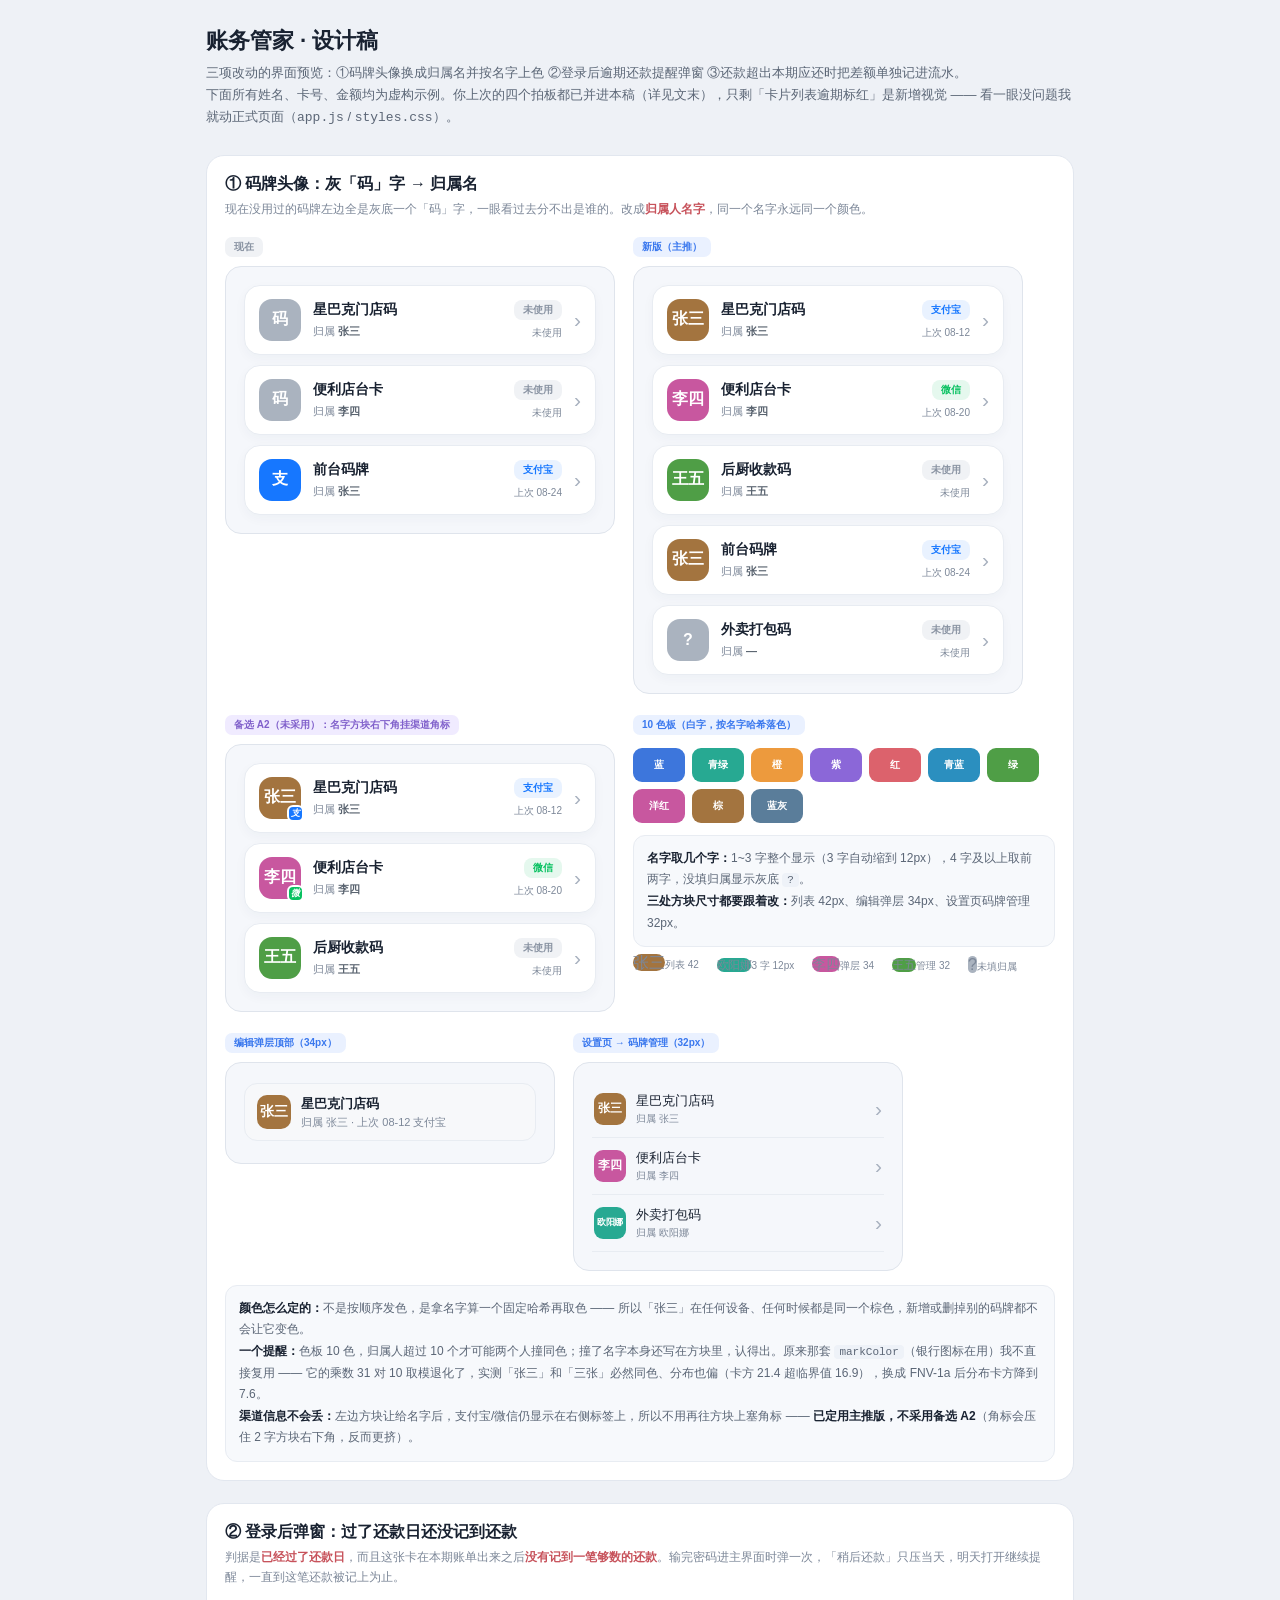
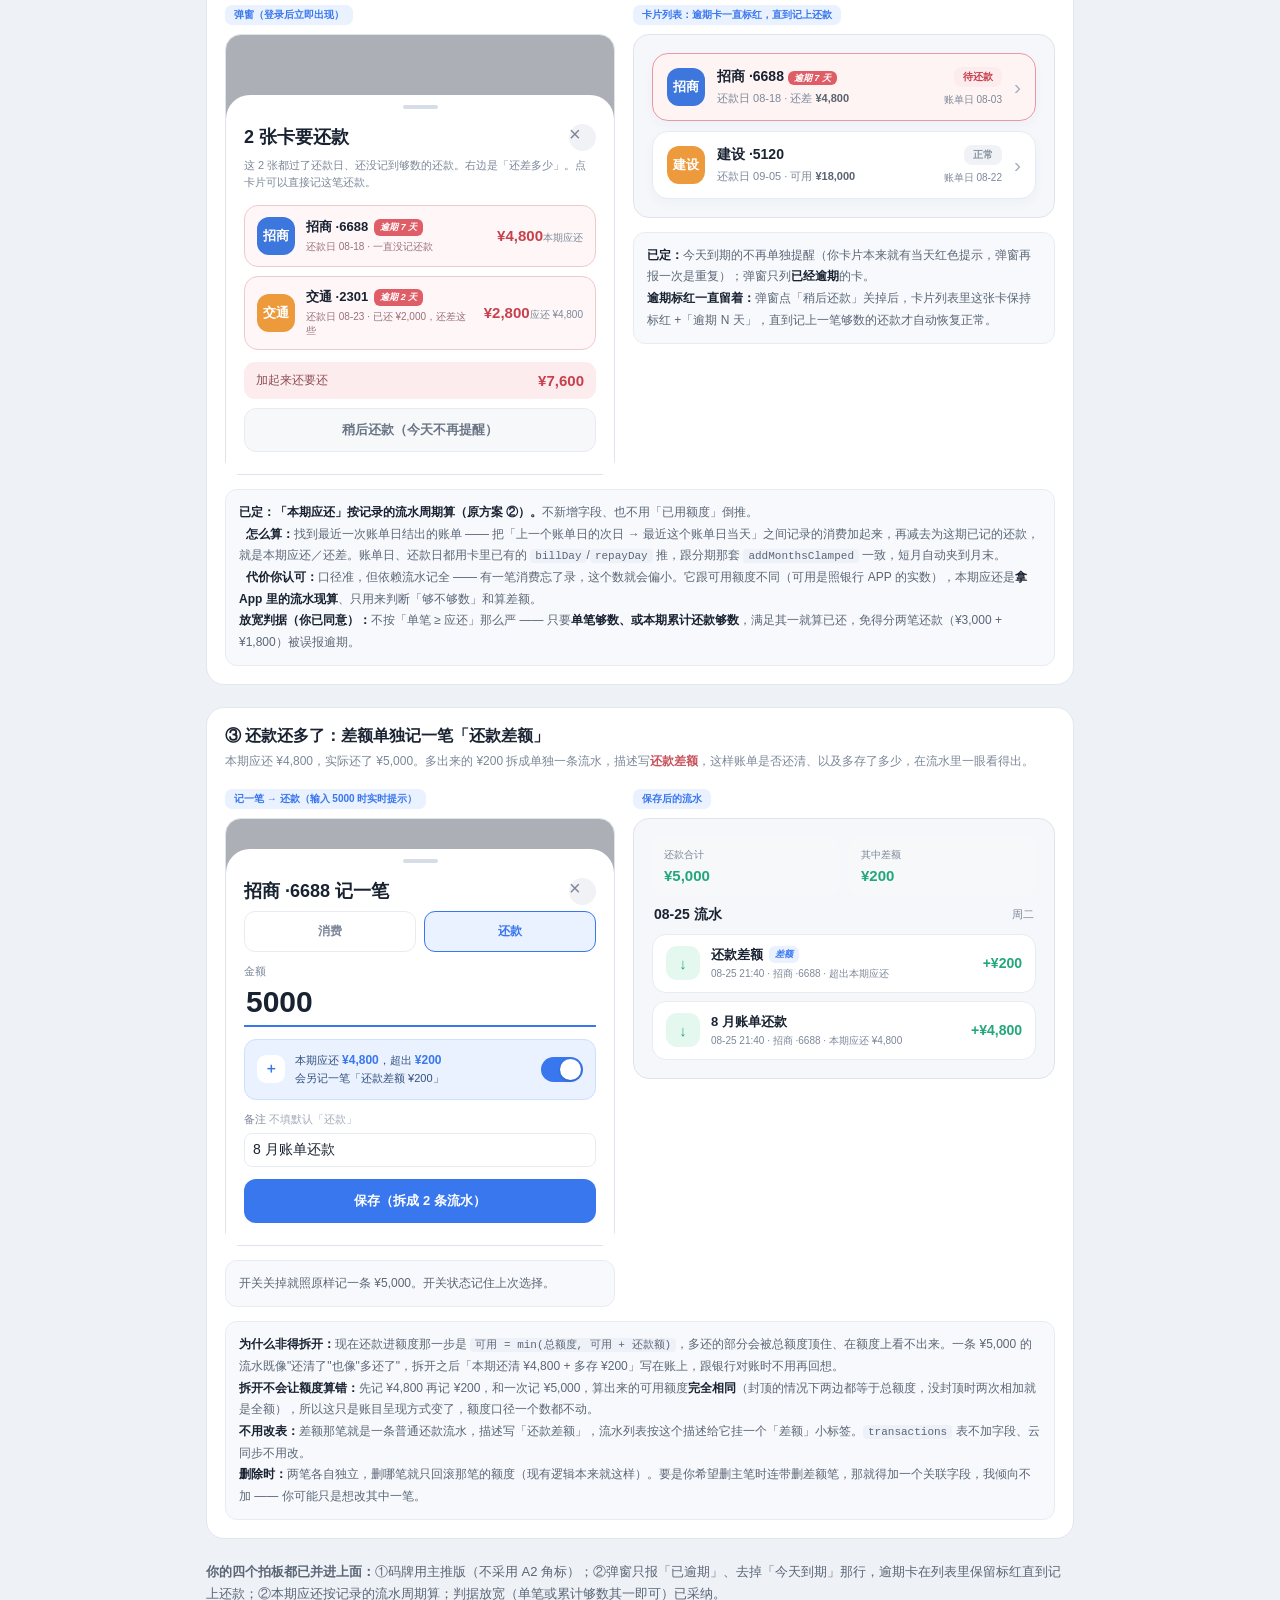
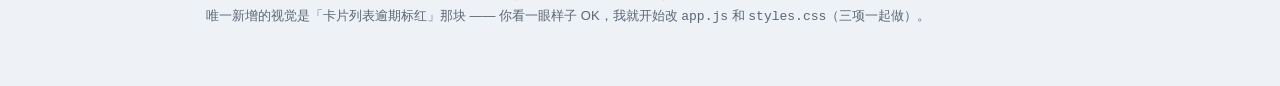
<file: design-plate-and-repay.html>
<!DOCTYPE html>
<html lang="zh-CN">
<head>
<meta charset="utf-8">
<meta name="viewport" content="width=device-width,initial-scale=1,viewport-fit=cover">
<title>账务管家 · 设计稿：码牌归属名 / 逾期提醒 / 还款差额</title>
<style>
*{box-sizing:border-box}
:root{--bg:#f5f7fb;--surface:#fff;--ink:#192231;--muted:#7c8798;--line:#e8ecf2;--blue:#3977ee;--blue-soft:#eaf1ff;--green:#23a77a;--green-soft:#e4f8f0;--orange:#e99538;--orange-soft:#fff1df;--red:#df5d67;--red-soft:#fdecee;--shadow:0 10px 24px rgba(31,50,80,.07)}
body{margin:0;background:#eef1f6;color:var(--ink);font-family:-apple-system,BlinkMacSystemFont,"PingFang SC","Microsoft YaHei",sans-serif;-webkit-font-smoothing:antialiased}
.wrap{max-width:900px;margin:0 auto;padding:26px 16px 60px}
.wrap>h1{font-size:22px;margin:0 0 6px}
.lead{font-size:13px;color:#5b6676;line-height:1.7;margin:0 0 26px}
.sec{background:#fff;border:1px solid #e2e7ef;border-radius:18px;padding:18px;margin-bottom:22px}
.sec-h{font-size:16px;font-weight:800;margin:0 0 4px}
.sec-q{font-size:12px;color:var(--muted);line-height:1.7;margin:0 0 16px}
.sec-q em{font-style:normal;color:#c7525b;font-weight:700}
.note{font-size:12px;color:#5b6676;line-height:1.8;margin:14px 0 0;padding:12px 13px;background:#f7f9fc;border:1px solid var(--line);border-radius:12px}
.note b{color:var(--ink)}
.note code{background:#eef2f8;border-radius:4px;padding:1px 5px;font-size:11px;font-family:ui-monospace,Menlo,monospace}
.row2{display:flex;flex-wrap:wrap;gap:18px}
.col{flex:0 0 auto}
.tag{display:inline-block;font-size:10px;font-weight:800;padding:3px 9px;border-radius:7px;margin-bottom:9px}
.tag.now{background:#f0f2f5;color:#8993a2}
.tag.new{background:var(--blue-soft);color:var(--blue)}
.tag.alt{background:#f0ebff;color:#8060cb}
.mock{width:390px;max-width:100%;padding:18px;background:var(--bg);border:1px solid #dfe4ec;border-radius:16px}
.plate-list{display:flex;flex-direction:column;gap:10px}
.plate{display:flex;align-items:center;gap:12px;background:var(--surface);border:1px solid var(--line);border-radius:16px;padding:13px 14px;box-shadow:0 4px 12px rgba(31,50,80,.035);width:100%;text-align:left;max-width:100%}
.plate .pm{position:relative;width:42px;height:42px;border-radius:13px;display:grid;place-items:center;font-size:16px;font-weight:800;color:#fff;flex:0 0 auto}
.pm.ali{background:#1677ff}.pm.wx{background:#07c160}.pm.none{background:#aab3bf}
.plate-main{min-width:0;flex:1;display:flex;flex-direction:column;gap:5px}
.plate-name{font-size:14px;font-weight:700;white-space:nowrap;overflow:hidden;text-overflow:ellipsis}
.plate-owner{font-size:11px;color:var(--muted)}.plate-owner b{color:#59636f;font-weight:600}
.plate-right{text-align:right;display:flex;flex-direction:column;align-items:flex-end;gap:6px;flex:0 0 auto}
.way{font-size:10px;font-weight:700;padding:3px 9px;border-radius:8px;white-space:nowrap}
.way.ali{background:#e9f2ff;color:#1677ff}.way.wx{background:#e5f8ee;color:#07c160}.way.none{background:#f0f2f5;color:#8993a2}
.plate-time{font-size:10px;color:var(--muted);white-space:nowrap}
.chevron{font-size:21px;color:#a8b1bf}
/* ===== 任务A 新增:归属名头像 10 色板(白字,亮度均 ≤168) ===== */
.pm.oc-blue{background:#3d76dc}.pm.oc-teal{background:#27a992}.pm.oc-orange{background:#ed9a3d}
.pm.oc-purple{background:#8b67d8}.pm.oc-red{background:#dc626c}.pm.oc-cyan{background:#2b8fbf}
.pm.oc-green{background:#4f9e46}.pm.oc-magenta{background:#c8579f}.pm.oc-brown{background:#a3743f}
.pm.oc-slate{background:#5a7d9a}
.pm.n3{font-size:12px;letter-spacing:-.5px}
.plate-ctx .pm.n3{font-size:10px}
.pm-badge{position:absolute;right:-3px;bottom:-3px;width:17px;height:17px;border-radius:6px;border:2px solid #fff;display:grid;place-items:center;font-size:9px;font-weight:800;color:#fff;line-height:1}
.pm-badge.ali{background:#1677ff}.pm-badge.wx{background:#07c160}.pm-badge.none{background:#aab3bf}
.plate-ctx{display:flex;align-items:center;gap:10px;background:#f7f8fa;border:1px solid var(--line);border-radius:13px;padding:10px 12px;margin:2px 0 4px}
.plate-ctx .pm{position:relative;width:34px;height:34px;border-radius:10px;display:grid;place-items:center;font-size:14px;font-weight:800;color:#fff;flex:0 0 auto}
.plate-ctx b{font-size:13px}.plate-ctx small{display:block;font-size:11px;color:var(--muted);margin-top:2px}
.mrow{display:flex;align-items:center;width:100%;border:0;background:transparent;border-bottom:1px solid var(--line);padding:11px 2px;font-size:13px;text-align:left;gap:10px}
.mrow .pm{width:32px;height:32px;border-radius:9px;font-size:12px;font-weight:800;color:#fff;display:grid;place-items:center;flex:0 0 auto}
.mrow .pm.n3{font-size:9px}
.mrow .mx{flex:1;min-width:0}.mrow .mx small{display:block;font-size:10px;color:var(--muted);margin-top:2px}
.pal{display:flex;flex-wrap:wrap;gap:7px;margin-top:4px}
.pal i{width:52px;height:34px;border-radius:9px;display:grid;place-items:center;font-size:10px;font-style:normal;font-weight:700;color:#fff}
.szrow{display:flex;align-items:flex-end;gap:18px;margin-top:6px}
.szrow .szi{text-align:center;font-size:10px;color:var(--muted)}
.szrow .szi .pm{margin:0 auto 5px;position:relative}
/* ===== 任务B 逾期还款弹窗 ===== */
.mb{background:rgba(18,31,48,.35);border-radius:16px;padding:60px 0 0;display:flex;align-items:flex-end;justify-content:center}
.modal{width:100%;background:var(--surface);border-radius:24px 24px 0 0;padding:10px 18px 22px}
.modal-handle{width:35px;height:4px;background:#d7dde6;border-radius:5px;margin:0 auto 15px}
.modal-header{display:flex;align-items:center;justify-content:space-between;margin-bottom:6px}
.modal-header h2{font-size:18px;margin:0}
.close-button{border:0;background:#f0f2f5;color:var(--muted);border-radius:50%;width:27px;height:27px;font-size:20px;line-height:1}
.due-lead{font-size:11px;color:var(--muted);line-height:1.6;margin:0 0 13px}
.due-list{display:flex;flex-direction:column;gap:9px}
.due-item{display:flex;align-items:center;gap:11px;background:#fff7f7;border:1px solid #f0c9cc;border-radius:14px;padding:11px 12px}
.due-item.soft{background:#fffaf2;border-color:#f2ddba}
.bank-mark{width:38px;height:38px;border-radius:12px;display:grid;place-items:center;font-size:13px;font-weight:800;color:#fff;flex:0 0 auto}
.bank-mark.blue{background:#3d76dc}.bank-mark.orange{background:#ed9a3d}.bank-mark.purple{background:#8b67d8}
.due-main{flex:1;min-width:0;display:flex;flex-direction:column;gap:4px}
.due-name{font-size:13px;font-weight:700;display:flex;align-items:center;gap:6px}
.due-badge{font-size:9px;font-weight:800;color:#fff;background:var(--red);border-radius:6px;padding:2px 6px}
.due-badge.warn{background:#c98a1b}
.due-meta{font-size:10px;color:#98707a}.due-item.soft .due-meta{color:#9a7c48}
.due-right{text-align:right;flex:0 0 auto}
.due-amt{font-size:15px;font-weight:800;color:#c7414d}
.due-item.soft .due-amt{color:#b07414}
.due-sub{font-size:10px;color:var(--muted);margin-top:2px}
.due-total{display:flex;justify-content:space-between;align-items:center;background:var(--red-soft);border-radius:11px;padding:10px 12px;margin-top:12px;font-size:12px;color:#8c4b52}
.due-total strong{font-size:15px;color:#c7414d}
.primary-action{width:100%;border:0;background:var(--blue);color:#fff;border-radius:12px;padding:13px;font-size:13px;font-weight:700;margin-top:12px}
.secondary-action{width:100%;border:1px solid var(--line);background:#f7f8fa;color:#6a7686;border-radius:12px;padding:12px;font-size:13px;font-weight:700;margin-top:9px}
/* ===== 任务C 还款差额 ===== */
.type-seg{display:grid;grid-template-columns:repeat(2,1fr);gap:8px;margin:6px 0 4px}
.type-seg button{border:1px solid var(--line);background:#fff;border-radius:11px;padding:11px 4px;font-size:12px;font-weight:600;color:var(--muted)}
.type-seg button.on{border-color:var(--blue);background:var(--blue-soft);color:var(--blue)}
.field-label{display:block;font-size:11px;color:var(--muted);margin:12px 0 0}
.field-label .hint{color:#a2abb8;font-weight:400}
.big-amount-input{width:100%;border:0;border-bottom:2px solid var(--blue);font-size:30px;font-weight:700;padding:6px 2px;color:var(--ink);background:transparent}
.modal-input{width:100%;margin-top:6px;border:1px solid var(--line);border-radius:8px;background:#fff;padding:8px;font:inherit;font-size:14px;color:var(--ink)}
.diff-box{display:flex;align-items:center;gap:10px;background:var(--blue-soft);border:1px solid #cfe0ff;border-radius:12px;padding:11px 12px;margin-top:12px}
.diff-box .dbi{width:28px;height:28px;border-radius:9px;background:#fff;color:var(--blue);display:grid;place-items:center;font-size:14px;font-weight:800;flex:0 0 auto}
.diff-box .dbt{flex:1;min-width:0;font-size:11px;color:#33517f;line-height:1.6}
.diff-box .dbt b{font-size:12px;color:var(--blue)}
.sw{width:42px;height:25px;border-radius:13px;background:var(--blue);position:relative;flex:0 0 auto}
.sw i{position:absolute;top:2px;right:2px;width:21px;height:21px;border-radius:50%;background:#fff;box-shadow:0 1px 3px rgba(0,0,0,.2)}
.sw.off{background:#d7dde6}.sw.off i{right:auto;left:2px}
.flow-head{display:flex;align-items:center;justify-content:space-between;margin:0 2px 10px}
.flow-head h3{font-size:14px;margin:0}.flow-head .flow-day{font-size:11px;color:var(--muted)}
.flow-list{display:flex;flex-direction:column;gap:8px}
.flow-item{display:flex;align-items:center;gap:11px;background:var(--surface);border:1px solid var(--line);border-radius:14px;padding:11px 13px}
.flow-ic{width:34px;height:34px;border-radius:11px;display:grid;place-items:center;font-size:15px;flex:0 0 auto}
.flow-ic.pay{background:var(--green-soft);color:var(--green)}
.flow-main{flex:1;min-width:0;display:flex;flex-direction:column;gap:3px}
.flow-title{font-size:13px;font-weight:600;display:flex;align-items:center;gap:6px}
.flow-meta{font-size:10px;color:var(--muted)}
.flow-amt{font-size:14px;font-weight:700}.flow-amt.pay{color:var(--green)}
.diff-chip{font-size:9px;font-weight:700;color:var(--blue);background:var(--blue-soft);border-radius:6px;padding:2px 6px}
.query-sum{display:flex;gap:10px;margin:0 0 10px}
.query-sum div{flex:1;background:#f7f8fa;border-radius:12px;padding:11px 12px}
.query-sum span{display:block;font-size:10px;color:var(--muted);margin-bottom:5px}
.query-sum strong{font-size:15px}.query-sum .pay{color:var(--green)}
</style>
</head>
<body>
<div class="wrap">
<h1>账务管家 · 设计稿</h1>
<p class="lead">三项改动的界面预览：①码牌头像换成归属名并按名字上色 ②登录后逾期还款提醒弹窗 ③还款超出本期应还时把差额单独记进流水。<br>
下面所有姓名、卡号、金额均为虚构示例。你上次的四个拍板都已并进本稿（详见文末），只剩「卡片列表逾期标红」是新增视觉 —— 看一眼没问题我就动正式页面（<code>app.js</code> / <code>styles.css</code>）。</p>

<section class="sec">
  <h2 class="sec-h">① 码牌头像：灰「码」字 → 归属名</h2>
  <p class="sec-q">现在没用过的码牌左边全是灰底一个「码」字，一眼看过去分不出是谁的。改成<em>归属人名字</em>，同一个名字永远同一个颜色。</p>
  <div class="row2">
    <div class="col">
      <span class="tag now">现在</span>
      <div class="mock"><div class="plate-list">
        <div class="plate"><span class="pm none">码</span>
          <span class="plate-main"><span class="plate-name">星巴克门店码</span><span class="plate-owner">归属 <b>张三</b></span></span>
          <span class="plate-right"><span class="way none">未使用</span><span class="plate-time">未使用</span></span><span class="chevron">›</span></div>
        <div class="plate"><span class="pm none">码</span>
          <span class="plate-main"><span class="plate-name">便利店台卡</span><span class="plate-owner">归属 <b>李四</b></span></span>
          <span class="plate-right"><span class="way none">未使用</span><span class="plate-time">未使用</span></span><span class="chevron">›</span></div>
        <div class="plate"><span class="pm ali">支</span>
          <span class="plate-main"><span class="plate-name">前台码牌</span><span class="plate-owner">归属 <b>张三</b></span></span>
          <span class="plate-right"><span class="way ali">支付宝</span><span class="plate-time">上次 08-24</span></span><span class="chevron">›</span></div>
      </div></div>
    </div>
    <div class="col">
      <span class="tag new">新版（主推）</span>
      <div class="mock"><div class="plate-list">
        <div class="plate"><span class="pm oc-brown">张三</span>
          <span class="plate-main"><span class="plate-name">星巴克门店码</span><span class="plate-owner">归属 <b>张三</b></span></span>
          <span class="plate-right"><span class="way ali">支付宝</span><span class="plate-time">上次 08-12</span></span><span class="chevron">›</span></div>
        <div class="plate"><span class="pm oc-magenta">李四</span>
          <span class="plate-main"><span class="plate-name">便利店台卡</span><span class="plate-owner">归属 <b>李四</b></span></span>
          <span class="plate-right"><span class="way wx">微信</span><span class="plate-time">上次 08-20</span></span><span class="chevron">›</span></div>
        <div class="plate"><span class="pm oc-green">王五</span>
          <span class="plate-main"><span class="plate-name">后厨收款码</span><span class="plate-owner">归属 <b>王五</b></span></span>
          <span class="plate-right"><span class="way none">未使用</span><span class="plate-time">未使用</span></span><span class="chevron">›</span></div>
        <div class="plate"><span class="pm oc-brown">张三</span>
          <span class="plate-main"><span class="plate-name">前台码牌</span><span class="plate-owner">归属 <b>张三</b></span></span>
          <span class="plate-right"><span class="way ali">支付宝</span><span class="plate-time">上次 08-24</span></span><span class="chevron">›</span></div>
        <div class="plate"><span class="pm none">?</span>
          <span class="plate-main"><span class="plate-name">外卖打包码</span><span class="plate-owner">归属 <b>—</b></span></span>
          <span class="plate-right"><span class="way none">未使用</span><span class="plate-time">未使用</span></span><span class="chevron">›</span></div>
      </div></div>
    </div>
  </div>
  <div class="row2" style="margin-top:20px">
    <div class="col">
      <span class="tag alt">备选 A2（未采用）：名字方块右下角挂渠道角标</span>
      <div class="mock"><div class="plate-list">
        <div class="plate"><span class="pm oc-brown">张三<i class="pm-badge ali">支</i></span>
          <span class="plate-main"><span class="plate-name">星巴克门店码</span><span class="plate-owner">归属 <b>张三</b></span></span>
          <span class="plate-right"><span class="way ali">支付宝</span><span class="plate-time">上次 08-12</span></span><span class="chevron">›</span></div>
        <div class="plate"><span class="pm oc-magenta">李四<i class="pm-badge wx">微</i></span>
          <span class="plate-main"><span class="plate-name">便利店台卡</span><span class="plate-owner">归属 <b>李四</b></span></span>
          <span class="plate-right"><span class="way wx">微信</span><span class="plate-time">上次 08-20</span></span><span class="chevron">›</span></div>
        <div class="plate"><span class="pm oc-green">王五</span>
          <span class="plate-main"><span class="plate-name">后厨收款码</span><span class="plate-owner">归属 <b>王五</b></span></span>
          <span class="plate-right"><span class="way none">未使用</span><span class="plate-time">未使用</span></span><span class="chevron">›</span></div>
      </div></div>
    </div>
    <div class="col" style="flex:1;min-width:300px">
      <span class="tag new">10 色板（白字，按名字哈希落色）</span>
      <div class="pal">
        <i class="pm oc-blue">蓝</i><i class="pm oc-teal">青绿</i><i class="pm oc-orange">橙</i>
        <i class="pm oc-purple">紫</i><i class="pm oc-red">红</i><i class="pm oc-cyan">青蓝</i>
        <i class="pm oc-green">绿</i><i class="pm oc-magenta">洋红</i><i class="pm oc-brown">棕</i><i class="pm oc-slate">蓝灰</i>
      </div>
      <p class="note" style="margin-top:12px"><b>名字取几个字：</b>1~3 字整个显示（3 字自动缩到 12px），4 字及以上取前两字，没填归属显示灰底 <code>?</code>。<br>
      <b>三处方块尺寸都要跟着改：</b>列表 42px、编辑弹层 34px、设置页码牌管理 32px。</p>
      <div class="szrow">
        <div class="szi"><span class="pm oc-brown" style="width:42px;height:42px;border-radius:13px;font-size:16px">张三</span>列表 42</div>
        <div class="szi"><span class="pm oc-teal n3" style="width:42px;height:42px;border-radius:13px">欧阳娜</span>3 字 12px</div>
        <div class="szi"><span class="pm oc-magenta" style="width:34px;height:34px;border-radius:10px;font-size:14px">李四</span>弹层 34</div>
        <div class="szi"><span class="pm oc-green" style="width:32px;height:32px;border-radius:9px;font-size:12px">王五</span>管理 32</div>
        <div class="szi"><span class="pm none" style="width:42px;height:42px;border-radius:13px;font-size:16px">?</span>未填归属</div>
      </div>
    </div>
  </div>
  <div class="row2" style="margin-top:20px">
    <div class="col">
      <span class="tag new">编辑弹层顶部（34px）</span>
      <div class="mock" style="width:330px">
        <div class="plate-ctx"><span class="pm oc-brown">张三</span>
          <div><b>星巴克门店码</b><small>归属 张三 · 上次 08-12 支付宝</small></div></div>
      </div>
    </div>
    <div class="col">
      <span class="tag new">设置页 → 码牌管理（32px）</span>
      <div class="mock" style="width:330px">
        <div class="mrow"><span class="pm oc-brown">张三</span><span class="mx">星巴克门店码<small>归属 张三</small></span><span class="chevron">›</span></div>
        <div class="mrow"><span class="pm oc-magenta">李四</span><span class="mx">便利店台卡<small>归属 李四</small></span><span class="chevron">›</span></div>
        <div class="mrow"><span class="pm oc-teal n3">欧阳娜</span><span class="mx">外卖打包码<small>归属 欧阳娜</small></span><span class="chevron">›</span></div>
      </div>
    </div>
  </div>
  <p class="note"><b>颜色怎么定的：</b>不是按顺序发色，是拿名字算一个固定哈希再取色 —— 所以「张三」在任何设备、任何时候都是同一个棕色，新增或删掉别的码牌都不会让它变色。<br>
  <b>一个提醒：</b>色板 10 色，归属人超过 10 个才可能两个人撞同色；撞了名字本身还写在方块里，认得出。原来那套 <code>markColor</code>（银行图标在用）我不直接复用 —— 它的乘数 31 对 10 取模退化了，实测「张三」和「三张」必然同色、分布也偏（卡方 21.4 超临界值 16.9），换成 FNV-1a 后分布卡方降到 7.6。<br>
  <b>渠道信息不会丢：</b>左边方块让给名字后，支付宝/微信仍显示在右侧标签上，所以不用再往方块上塞角标 —— <b>已定用主推版，不采用备选 A2</b>（角标会压住 2 字方块右下角，反而更挤）。</p>
</section>
<section class="sec">
  <h2 class="sec-h">② 登录后弹窗：过了还款日还没记到还款</h2>
  <p class="sec-q">判据是<em>已经过了还款日</em>，而且这张卡在本期账单出来之后<em>没有记到一笔够数的还款</em>。输完密码进主界面时弹一次，「稍后还款」只压当天，明天打开继续提醒，一直到这笔还款被记上为止。</p>
  <div class="row2">
    <div class="col">
      <span class="tag new">弹窗（登录后立即出现）</span>
      <div class="mock mb">
        <div class="modal">
          <div class="modal-handle"></div>
          <div class="modal-header"><h2>2 张卡要还款</h2><span class="close-button">×</span></div>
          <p class="due-lead">这 2 张都过了还款日、还没记到够数的还款。右边是「还差多少」。点卡片可以直接记这笔还款。</p>
          <div class="due-list">
            <div class="due-item"><span class="bank-mark blue">招商</span>
              <span class="due-main"><span class="due-name">招商 ·6688 <i class="due-badge">逾期 7 天</i></span>
                <span class="due-meta">还款日 08-18 · 一直没记还款</span></span>
              <span class="due-right"><span class="due-amt">¥4,800</span><span class="due-sub">本期应还</span></span></div>
            <div class="due-item"><span class="bank-mark orange">交通</span>
              <span class="due-main"><span class="due-name">交通 ·2301 <i class="due-badge">逾期 2 天</i></span>
                <span class="due-meta">还款日 08-23 · 已还 ¥2,000，还差这些</span></span>
              <span class="due-right"><span class="due-amt">¥2,800</span><span class="due-sub">应还 ¥4,800</span></span></div>
          </div>
          <div class="due-total"><span>加起来还要还</span><strong>¥7,600</strong></div>
          <button class="secondary-action">稍后还款（今天不再提醒）</button>
        </div>
      </div>
    </div>
    <div class="col" style="flex:1;min-width:300px">
      <span class="tag new">卡片列表：逾期卡一直标红，直到记上还款</span>
      <div class="mock" style="width:100%"><div class="plate-list">
        <div class="plate" style="border-color:#e79aa1;background:#fff4f4">
          <span class="bank-mark blue">招商</span>
          <span class="plate-main"><span class="plate-name">招商 ·6688 <i class="due-badge">逾期 7 天</i></span>
            <span class="plate-owner">还款日 08-18 · 还差 <b>¥4,800</b></span></span>
          <span class="plate-right"><span class="way none" style="background:var(--red-soft);color:#c7414d">待还款</span><span class="plate-time">账单日 08-03</span></span><span class="chevron">›</span></div>
        <div class="plate">
          <span class="bank-mark orange">建设</span>
          <span class="plate-main"><span class="plate-name">建设 ·5120</span>
            <span class="plate-owner">还款日 09-05 · 可用 <b>¥18,000</b></span></span>
          <span class="plate-right"><span class="way none">正常</span><span class="plate-time">账单日 08-22</span></span><span class="chevron">›</span></div>
      </div></div>
      <p class="note"><b>已定：</b>今天到期的不再单独提醒（你卡片本来就有当天红色提示，弹窗再报一次是重复）；弹窗只列<b>已经逾期</b>的卡。<br>
      <b>逾期标红一直留着：</b>弹窗点「稍后还款」关掉后，卡片列表里这张卡保持标红 +「逾期 N 天」，直到记上一笔够数的还款才自动恢复正常。</p>
    </div>
  </div>
  <p class="note"><b>已定：「本期应还」按记录的流水周期算（原方案 ②）。</b>不新增字段、也不用「已用额度」倒推。<br>
  &nbsp;&nbsp;<b>怎么算：</b>找到最近一次账单日结出的账单 —— 把「上一个账单日的次日 → 最近这个账单日当天」之间记录的消费加起来，再减去为这期已记的还款，就是本期应还／还差。账单日、还款日都用卡里已有的 <code>billDay</code>/<code>repayDay</code> 推，跟分期那套 <code>addMonthsClamped</code> 一致，短月自动夹到月末。<br>
  &nbsp;&nbsp;<b>代价你认可：</b>口径准，但依赖流水记全 —— 有一笔消费忘了录，这个数就会偏小。它跟可用额度不同（可用是照银行 APP 的实数），本期应还是<b>拿 App 里的流水现算</b>、只用来判断「够不够数」和算差额。<br>
  <b>放宽判据（你已同意）：</b>不按「单笔 ≥ 应还」那么严 —— 只要<b>单笔够数、或本期累计还款够数</b>，满足其一就算已还，免得分两笔还款（¥3,000 + ¥1,800）被误报逾期。</p>
</section>
<section class="sec">
  <h2 class="sec-h">③ 还款还多了：差额单独记一笔「还款差额」</h2>
  <p class="sec-q">本期应还 ¥4,800，实际还了 ¥5,000。多出来的 ¥200 拆成单独一条流水，描述写<em>还款差额</em>，这样账单是否还清、以及多存了多少，在流水里一眼看得出。</p>
  <div class="row2">
    <div class="col">
      <span class="tag new">记一笔 → 还款（输入 5000 时实时提示）</span>
      <div class="mock mb" style="padding-top:30px">
        <div class="modal">
          <div class="modal-handle"></div>
          <div class="modal-header"><h2>招商 ·6688 记一笔</h2><span class="close-button">×</span></div>
          <div class="type-seg"><button>消费</button><button class="on">还款</button></div>
          <label class="field-label">金额</label>
          <div class="big-amount-input">5000</div>
          <div class="diff-box">
            <span class="dbi">＋</span>
            <span class="dbt">本期应还 <b>¥4,800</b>，超出 <b>¥200</b><br>会另记一笔「还款差额 ¥200」</span>
            <span class="sw"><i></i></span>
          </div>
          <label class="field-label">备注 <span class="hint">不填默认「还款」</span></label>
          <input class="modal-input" value="8 月账单还款">
          <button class="primary-action">保存（拆成 2 条流水）</button>
        </div>
      </div>
      <p class="note">开关关掉就照原样记一条 ¥5,000。开关状态记住上次选择。</p>
    </div>
    <div class="col" style="flex:1;min-width:320px">
      <span class="tag new">保存后的流水</span>
      <div class="mock" style="width:100%">
        <div class="query-sum"><div><span>还款合计</span><strong class="pay">¥5,000</strong></div>
          <div><span>其中差额</span><strong class="pay">¥200</strong></div></div>
        <div class="flow-head"><h3>08-25 流水</h3><span class="flow-day">周二</span></div>
        <div class="flow-list">
          <div class="flow-item"><span class="flow-ic pay">↓</span>
            <span class="flow-main"><span class="flow-title">还款差额 <i class="diff-chip">差额</i></span>
              <span class="flow-meta">08-25 21:40 · 招商 ·6688 · 超出本期应还</span></span>
            <span class="flow-amt pay">+¥200</span></div>
          <div class="flow-item"><span class="flow-ic pay">↓</span>
            <span class="flow-main"><span class="flow-title">8 月账单还款</span>
              <span class="flow-meta">08-25 21:40 · 招商 ·6688 · 本期应还 ¥4,800</span></span>
            <span class="flow-amt pay">+¥4,800</span></div>
        </div>
      </div>
    </div>
  </div>
  <p class="note"><b>为什么非得拆开：</b>现在还款进额度那一步是 <code>可用 = min(总额度, 可用 + 还款额)</code>，多还的部分会被总额度顶住、在额度上看不出来。一条 ¥5,000 的流水既像"还清了"也像"多还了"，拆开之后「本期还清 ¥4,800 + 多存 ¥200」写在账上，跟银行对账时不用再回想。<br>
  <b>拆开不会让额度算错：</b>先记 ¥4,800 再记 ¥200，和一次记 ¥5,000，算出来的可用额度<b>完全相同</b>（封顶的情况下两边都等于总额度，没封顶时两次相加就是全额），所以这只是账目呈现方式变了，额度口径一个数都不动。<br>
  <b>不用改表：</b>差额那笔就是一条普通还款流水，描述写「还款差额」，流水列表按这个描述给它挂一个「差额」小标签。<code>transactions</code> 表不加字段、云同步不用改。<br>
  <b>删除时：</b>两笔各自独立，删哪笔就只回滚那笔的额度（现有逻辑本来就这样）。要是你希望删主笔时连带删差额笔，那就得加一个关联字段，我倾向不加 —— 你可能只是想改其中一笔。</p>
</section>
<p class="lead" style="margin:0"><b>你的四个拍板都已并进上面：</b>①码牌用主推版（不采用 A2 角标）；②弹窗只报「已逾期」、去掉「今天到期」那行，逾期卡在列表里保留标红直到记上还款；②本期应还按记录的流水周期算；判据放宽（单笔或累计够数其一即可）已采纳。<br>
唯一新增的视觉是「卡片列表逾期标红」那块 —— 你看一眼样子 OK，我就开始改 <code>app.js</code> 和 <code>styles.css</code>（三项一起做）。</p>

</div>
</body>
</html>
</file>
<file: styles.css>
/* 账务管家 PWA — 移动端样式(移植 xyk 功能,本地 SQLite) */
*{box-sizing:border-box}
html{-webkit-text-size-adjust:100%;overflow-x:hidden}
body{margin:0;width:100%;overflow-x:hidden;background:#e9edf4;color:var(--ink);font-family:-apple-system,BlinkMacSystemFont,"SF Pro Display","PingFang SC","Microsoft YaHei",sans-serif;-webkit-font-smoothing:antialiased}
:root{--bg:#f5f7fb;--surface:#fff;--ink:#192231;--muted:#7c8798;--line:#e8ecf2;--blue:#3977ee;--blue-soft:#eaf1ff;--green:#23a77a;--green-soft:#e4f8f0;--orange:#e99538;--orange-soft:#fff1df;--red:#df5d67;--red-soft:#fdecee;--shadow:0 10px 24px rgba(31,50,80,.07)}
.phone-shell{position:relative;width:100%;max-width:430px;min-height:100svh;margin:0 auto;background:var(--bg);padding:calc(18px + env(safe-area-inset-top)) calc(18px + env(safe-area-inset-right)) calc(96px + env(safe-area-inset-bottom)) calc(18px + env(safe-area-inset-left));overflow:hidden}
.topbar{display:flex;align-items:flex-start;justify-content:space-between;margin-bottom:22px}
.eyebrow{margin:0 0 5px;text-transform:uppercase;letter-spacing:.08em;font-size:10px;font-weight:700;color:var(--muted)}
h1,h2,p{margin:0}h1{font-size:28px;letter-spacing:-.02em}h2{font-size:19px;letter-spacing:-.01em}
.avatar,.profile-avatar{border:0;background:var(--ink);color:#fff;border-radius:50%;display:grid;place-items:center;font-weight:700}.avatar{width:38px;height:38px;font-size:15px}
.hero-summary{background:linear-gradient(145deg,#203451,#28466c);border-radius:22px;padding:20px;color:#fff;box-shadow:var(--shadow);margin-bottom:26px;overflow:hidden}
.page{max-width:100%}.card-item,.flow-item,.calendar-strip,.detail-grid{max-width:100%}
.summary-heading,.usage-meta,.section-heading,.repayment-header,.cards-count,.modal-header,.profile-card,.setting-row{display:flex;align-items:center;justify-content:space-between}
.summary-heading{font-size:13px;color:#b9c9df}.icon-button{border:0;background:rgba(255,255,255,.12);color:#fff;width:30px;height:30px;border-radius:10px;font-size:19px}
.hero-number{margin-top:22px;font-size:29px;font-weight:700}.hero-unit{font-size:11px;font-weight:500;color:#b9c9df;margin-left:8px}
.usage-track{height:7px;background:rgba(255,255,255,.17);border-radius:10px;margin:16px 0 8px;overflow:hidden}.usage-track span{display:block;height:100%;background:#64d6ba;border-radius:10px}
.usage-meta{font-size:11px;color:#c0d0e4}.usage-meta strong{font-size:12px;color:#fff}
.summary-grid{display:grid;grid-template-columns:repeat(3,1fr);gap:10px;margin-top:20px;padding-top:17px;border-top:1px solid rgba(255,255,255,.14)}.summary-grid div{display:flex;flex-direction:column;gap:5px;min-width:0}.summary-grid span{font-size:10px;color:#a9bbd3}.summary-grid strong{font-size:13px;font-weight:600;white-space:nowrap;overflow:hidden;text-overflow:ellipsis}
.section-heading{margin:0 2px 11px}.section-heading>div{display:flex;flex-direction:column}
.text-button,.add-button{border:0;background:transparent;color:var(--blue);font-size:12px;font-weight:600;padding:6px 0}.add-button{background:var(--blue-soft);padding:8px 12px;border-radius:10px}
.card-list{display:flex;flex-direction:column;gap:10px}
.card-item{display:flex;flex-direction:column;align-items:stretch;background:var(--surface);border:1px solid var(--line);border-radius:16px;padding:13px 14px;box-shadow:0 4px 12px rgba(31,50,80,.035);cursor:pointer;text-align:left;width:100%}
.card-top{display:flex;align-items:center;gap:12px}
.bank-mark{width:38px;height:38px;border-radius:12px;display:grid;place-items:center;font-size:13px;font-weight:800;color:#fff;flex:0 0 auto}
.bank-mark.blue{background:#3d76dc}.bank-mark.orange{background:#ed9a3d}.bank-mark.purple{background:#8b67d8}.bank-mark.teal{background:#27a992}.bank-mark.red{background:#dc626c}
.card-main{min-width:0;display:flex;flex-direction:column;gap:4px;flex:1}.card-name{font-size:13px;font-weight:700;display:flex;align-items:center;gap:6px}.card-sub{font-size:11px;color:var(--muted)}
.today-badge{font-size:9px;font-weight:800;color:#fff;background:var(--red);border-radius:6px;padding:2px 7px;letter-spacing:.02em}
.card-right{text-align:right;display:flex;flex-direction:column;gap:3px;min-width:0}.card-avail{font-size:13px;font-weight:700;color:var(--green)}.card-amount{font-size:12px;font-weight:600;color:#54606e}.card-due{font-size:10px;color:var(--orange)}.card-due.ok{color:var(--green)}.card-due.today{color:var(--red);font-weight:800}.card-due.soon{color:var(--orange);font-weight:800}.card-bill{font-size:10px;color:var(--muted)}
.card-item.due-today{border-color:#f0b3b8;background:#fff6f6;box-shadow:0 4px 14px rgba(223,93,103,.14)}
/* modify by huangle 日期:2026-09-01 还款日临近 3 天:整卡橙,与上面「今日还款」的红那一套一一对应。
   .card-due 的默认色本来就是 --orange,所以只改文字颜色跟普通待还卡分辨不出来,必须做到卡片级。
   .soon-badge 照 .today-badge 写(不加 margin-left,间距靠 .card-name 的 gap:6px),别照 .late-badge。 */
.card-item.due-soon{border-color:#f2cf9a;background:#fffaf2;box-shadow:0 4px 14px rgba(233,149,56,.14)}
.soon-badge{font-size:9px;font-weight:800;color:#fff;background:var(--orange);border-radius:6px;padding:2px 7px;letter-spacing:.02em}
.card-fees{margin-top:11px;padding-top:10px;border-top:1px dashed var(--line);display:flex;flex-direction:column;gap:7px}
.fee-line{display:flex;align-items:center;gap:8px;min-width:0}
.fee-line .fi{width:22px;height:22px;border-radius:7px;background:var(--orange-soft);color:var(--orange);display:grid;place-items:center;font-size:11px;font-weight:800;flex:0 0 auto}
.fee-line .ft{flex:1;min-width:0;font-size:11px;color:#6a7686;white-space:nowrap;overflow:hidden;text-overflow:ellipsis}
.fee-line .ft b{color:#4a5566;font-weight:700}
.fee-line .fs{flex:0 0 auto;font-size:10px;font-weight:700;padding:2px 8px;border-radius:7px;background:var(--green-soft);color:var(--green);white-space:nowrap}
.fee-line .fs.warn{background:#fdecc8;color:#b07414}
.fee-none{font-size:10px;color:#aab3bf}
.chevron{font-size:21px;color:#a8b1bf}
.page{display:none}.page.active{display:block}
.repayment-header{margin-bottom:19px}.month-button{border:1px solid var(--line);background:var(--surface);border-radius:12px;padding:0 13px;color:var(--ink);font-size:12px;font-weight:600}
.calendar-strip{display:grid;grid-template-columns:repeat(7,1fr);gap:3px;background:var(--surface);border:1px solid var(--line);border-radius:16px;padding:8px 6px;margin-bottom:14px}
.calendar-strip span{position:relative;text-align:center;border-radius:11px;padding:8px 2px 7px;font-size:14px;font-weight:700;color:#536174;cursor:pointer}
.calendar-strip small{display:block;font-size:9px;color:var(--muted);font-weight:500;margin-bottom:4px}
.calendar-strip .today{background:#f2f5f9}.calendar-strip .selected-day{background:var(--blue);color:#fff}.calendar-strip .selected-day small{color:#d5e3ff}
.calendar-strip .due-day i{position:absolute;bottom:5px;left:50%;margin-left:-2px;width:4px;height:4px;background:var(--orange);border-radius:50%}
.calendar-strip .bill-day i{position:absolute;bottom:5px;left:50%;margin-left:-2px;width:4px;height:4px;background:var(--blue);border-radius:50%}
.cal-legend{display:flex;gap:16px;justify-content:center;font-size:10px;color:var(--muted);margin-bottom:18px}
.cal-legend i{display:inline-block;width:6px;height:6px;border-radius:50%;margin-right:4px;vertical-align:middle}
.cal-legend .d-due{background:var(--orange)}.cal-legend .d-bill{background:var(--blue)}
.muted{font-size:11px;color:var(--muted)}.compact{margin-bottom:11px}
.settings-group{margin-bottom:25px}.settings-group .eyebrow{margin-left:2px;margin-bottom:8px}
.setting-row{width:100%;border:0;border-bottom:1px solid var(--line);background:transparent;padding:13px 2px;text-align:left;font-size:13px;cursor:pointer}
.setting-icon{width:30px;height:30px;border-radius:9px;display:grid;place-items:center;margin-right:10px;font-size:14px}
.setting-row span:nth-child(2){flex:1}.setting-icon.blue{background:var(--blue-soft);color:var(--blue)}.setting-icon.orange{background:var(--orange-soft);color:var(--orange)}.setting-icon.green{background:var(--green-soft);color:var(--green)}.setting-icon.purple{background:#f0ebff;color:#8060cb}.setting-icon.red{background:var(--red-soft);color:var(--red)}
.setting-row b{font-size:10px;color:var(--muted);font-weight:500}.setting-row .chevron{font-size:20px}
.bottom-nav{position:fixed;left:50%;bottom:0;transform:translateX(-50%);width:min(430px,100%);padding:9px 20px calc(9px + env(safe-area-inset-bottom));background:rgba(255,255,255,.94);backdrop-filter:blur(18px);border-top:1px solid var(--line);display:grid;grid-template-columns:repeat(3,1fr);z-index:10}
.nav-item{position:relative;border:0;background:transparent;color:#8993a2;display:flex;flex-direction:column;align-items:center;gap:3px;padding:4px;font-size:19px;cursor:pointer}.nav-item small{font-size:10px}.nav-item.active{color:var(--blue)}
.modal-backdrop{position:fixed;inset:0;background:rgba(18,31,48,.35);z-index:20;display:none;align-items:flex-end;justify-content:center}.modal-backdrop.show{display:flex}
.modal{width:min(430px,100%);background:var(--surface);border-radius:24px 24px 0 0;padding:10px 18px calc(22px + env(safe-area-inset-bottom));max-height:88svh;overflow:auto}
.modal-handle{width:35px;height:4px;background:#d7dde6;border-radius:5px;margin:0 auto 15px}.modal-header{margin-bottom:17px}.modal-header h2{font-size:18px}
.close-button{border:0;background:#f0f2f5;color:var(--muted);border-radius:50%;width:27px;height:27px;font-size:20px;line-height:1;cursor:pointer}
.detail-hero{display:flex;align-items:center;gap:12px;margin-bottom:21px}.detail-hero .bank-mark{width:48px;height:48px;border-radius:15px}.detail-hero strong{display:block;font-size:15px;margin-bottom:5px}.detail-hero span{font-size:11px;color:var(--muted)}
.detail-amount{font-size:28px;font-weight:700;margin-bottom:5px}.detail-caption{font-size:11px;color:var(--muted)}
.detail-progress{margin:18px 0 21px;height:8px;background:#edf0f4;border-radius:10px}.detail-progress span{display:block;background:var(--blue);height:100%;border-radius:10px}
.detail-grid{display:grid;grid-template-columns:repeat(2,1fr);gap:10px;margin-bottom:17px}.detail-cell{background:#f7f8fa;border-radius:12px;padding:12px}.detail-cell span{display:block;font-size:10px;color:var(--muted);margin-bottom:6px}.detail-cell strong{font-size:13px}
.detail-row{display:flex;justify-content:space-between;padding:13px 0;border-top:1px solid var(--line);font-size:12px}.detail-row span{color:var(--muted)}
.primary-action{width:100%;border:0;background:var(--blue);color:#fff;border-radius:12px;padding:13px;font-size:13px;font-weight:700;margin-top:12px;cursor:pointer}
.secondary-action{width:100%;border:1px solid #f1caca;background:#fff7f7;color:#c7525b;border-radius:12px;padding:12px;font-size:13px;font-weight:700;margin-top:9px;cursor:pointer}
.modal-input{width:100%;margin-top:6px;border:1px solid var(--line);border-radius:8px;background:#fff;padding:8px;font:inherit;font-size:16px;color:var(--ink)}
.topbar-search{border:0;background:var(--surface);border:1px solid var(--line);color:var(--muted);width:38px;height:38px;border-radius:12px;font-size:17px;cursor:pointer}
/* 登录页(本地口令锁) */
.auth-screen{width:100%;max-width:430px;margin:0 auto;min-height:100svh;background:linear-gradient(160deg,#233a5b,#31527a);display:none;flex-direction:column;justify-content:center;padding:calc(32px + env(safe-area-inset-top)) calc(26px + env(safe-area-inset-right)) calc(32px + env(safe-area-inset-bottom)) calc(26px + env(safe-area-inset-left));color:#fff}
.auth-screen.show{display:flex}
.auth-logo{width:60px;height:60px;border-radius:18px;background:rgba(255,255,255,.14);display:grid;place-items:center;font-size:28px;margin-bottom:20px}
.auth-screen h1{font-size:25px;margin-bottom:6px}
.auth-card{background:#fff;border-radius:20px;padding:20px 18px;color:var(--ink);box-shadow:0 18px 40px rgba(10,20,40,.3)}
.auth-card label{display:block;font-size:11px;color:var(--muted);margin:12px 0 0;font-weight:600}
.auth-card label:first-child{margin-top:0}
.auth-card input{width:100%;margin-top:6px;border:1px solid var(--line);border-radius:10px;padding:12px;font:inherit;font-size:16px}
.auth-btn{width:100%;border:0;background:var(--blue);color:#fff;border-radius:12px;padding:14px;font-size:14px;font-weight:700;margin-top:18px;cursor:pointer}
.auth-err{color:var(--red);font-size:12px;margin-top:12px;text-align:center;min-height:16px}
.auth-note{font-size:10px;color:#9fb2cc;text-align:center;margin-top:20px;line-height:1.6}
/* 年费多规则 */
.af-rule{display:flex;align-items:flex-start;gap:10px;background:#f7f8fa;border:1px solid var(--line);border-radius:13px;padding:11px 12px;margin-bottom:9px}
.af-rule .af-r-ic{width:30px;height:30px;border-radius:9px;background:var(--orange-soft);color:var(--orange);display:grid;place-items:center;font-size:14px;flex:0 0 auto}
.af-rule .af-r-body{flex:1;min-width:0}
.af-rule .af-r-title{font-size:13px;font-weight:700}
.af-rule .af-r-sub{font-size:10px;color:var(--muted);margin-top:3px;line-height:1.5}
.af-rule .af-r-state{font-size:10px;font-weight:700;padding:3px 8px;border-radius:8px;background:var(--green-soft);color:var(--green);white-space:nowrap;cursor:pointer}
.af-rule .af-r-state.warn{background:#fdecc8;color:#b07414}
.add-rule{width:100%;border:1px dashed #c7d3e6;background:#f4f7fd;color:var(--blue);border-radius:12px;padding:11px;font-size:12px;font-weight:700;cursor:pointer;margin-top:2px}
.settle-line{display:flex;justify-content:space-between;align-items:center;background:var(--blue-soft);border-radius:11px;padding:10px 12px;margin-top:12px;font-size:12px;color:#33517f}
.settle-line strong{font-size:14px;color:var(--blue)}
.settle-line.hide{display:none}
.query-bar{display:flex;gap:8px;margin-top:6px}.query-bar input{flex:1}
.query-sum{display:flex;gap:10px;margin:14px 0 6px}
.query-sum div{flex:1;background:#f7f8fa;border-radius:12px;padding:11px 12px}
.query-sum span{display:block;font-size:10px;color:var(--muted);margin-bottom:5px}
.query-sum strong{font-size:15px}.query-sum .out{color:var(--red)}.query-sum .pay{color:var(--green)}
.sort-row{display:flex;align-items:center;width:100%;border:0;background:transparent;border-bottom:1px solid var(--line);padding:14px 2px;font-size:14px;cursor:pointer;text-align:left}
.sort-row.on{color:var(--blue);font-weight:700}.sort-row .tick{margin-left:auto;color:var(--blue)}
.sort-trigger{border:1px solid var(--line);background:var(--surface);border-radius:9px;padding:5px 10px;font-size:11px;font-weight:600;color:var(--ink);cursor:pointer}
.annual-fee{display:flex;align-items:center;gap:10px;background:var(--orange-soft);border:1px solid #f5e2c4;border-radius:14px;padding:12px 13px;margin:4px 0 8px;cursor:pointer}
.annual-fee .af-icon{width:32px;height:32px;border-radius:10px;display:grid;place-items:center;background:#fff;color:var(--orange);font-size:15px;flex:0 0 auto}
.annual-fee .af-body{flex:1;display:flex;flex-direction:column;gap:3px}
.annual-fee .af-title{font-size:12px;font-weight:700;color:#8a5a12}
.annual-fee .af-sub{font-size:10px;color:#a5772f}
.annual-fee .af-state{font-size:10px;font-weight:700;padding:4px 8px;border-radius:8px;background:var(--green-soft);color:var(--green)}
.annual-fee .af-state.warn{background:#fdecc8;color:#b07414}
.fee-chip{display:inline-block;font-size:9px;font-weight:600;color:var(--muted);background:#f2f4f8;border-radius:6px;padding:2px 6px;margin-top:2px}
.flow-head{display:flex;align-items:center;justify-content:space-between;margin:18px 2px 10px}
.flow-head h3{font-size:14px;margin:0}.flow-head .flow-day{font-size:11px;color:var(--muted)}
.flow-list{display:flex;flex-direction:column;gap:8px}
.flow-item{display:flex;align-items:center;gap:11px;background:var(--surface);border:1px solid var(--line);border-radius:14px;padding:11px 13px}
.flow-ic{width:34px;height:34px;border-radius:11px;display:grid;place-items:center;font-size:15px;flex:0 0 auto}
.flow-ic.out{background:var(--red-soft);color:var(--red)}.flow-ic.pay{background:var(--green-soft);color:var(--green)}.flow-ic.other{background:var(--blue-soft);color:var(--blue)}
.flow-main{flex:1;min-width:0;display:flex;flex-direction:column;gap:3px}
.flow-title{font-size:13px;font-weight:600}.flow-meta{font-size:10px;color:var(--muted)}
.flow-amt{font-size:14px;font-weight:700}.flow-amt.out{color:var(--red)}.flow-amt.pay{color:var(--green)}
.flow-item.tap{cursor:pointer}
.flow-empty{background:var(--surface);border:1px dashed var(--line);border-radius:14px;padding:22px;text-align:center;color:var(--muted);font-size:12px}
.flow-cta{display:flex;gap:9px;margin-top:14px}
.flow-cta button{flex:1;border-radius:12px;padding:12px;font-size:13px;font-weight:700;cursor:pointer;border:0}
.flow-cta .rec{background:var(--blue);color:#fff}
.flow-cta .edit{background:var(--blue-soft);color:var(--blue)}
.type-seg{display:grid;grid-template-columns:repeat(2,1fr);gap:8px;margin:6px 0 4px}
.type-seg button{border:1px solid var(--line);background:#fff;border-radius:11px;padding:11px 4px;font-size:12px;font-weight:600;color:var(--muted);cursor:pointer}
.type-seg button.on{border-color:var(--blue);background:var(--blue-soft);color:var(--blue)}
.field-label{display:block;font-size:11px;color:var(--muted);margin:12px 0 0}
.big-amount-input{width:100%;border:0;border-bottom:2px solid var(--line);font-size:30px;font-weight:700;padding:6px 2px;outline:none;color:var(--ink)}
.big-amount-input:focus{border-color:var(--blue)}
.pick-row{display:flex;align-items:center;gap:11px;padding:11px 2px;border-bottom:1px solid var(--line)}
.pick-row .pick-del{margin-left:auto;border:1px solid #f1caca;background:#fff7f7;color:#c7525b;border-radius:9px;padding:6px 12px;font-size:12px;font-weight:600;cursor:pointer}
.day-picker{display:flex;flex-wrap:wrap;gap:6px;margin-top:8px}
.day-picker .day-button{width:38px;height:34px;border:1px solid var(--line);background:#fff;border-radius:9px;font-size:12px;font-weight:600;color:var(--ink);cursor:pointer}
.day-picker .day-button.on{border-color:var(--blue);background:var(--blue-soft);color:var(--blue)}
.toast{position:fixed;left:50%;bottom:88px;transform:translateX(-50%);background:rgba(24,34,49,.94);color:#fff;font-size:13px;padding:10px 18px;border-radius:12px;z-index:40;opacity:0;transition:opacity .2s;pointer-events:none;max-width:82%;text-align:center}
.toast.show{opacity:1}
@media(min-width:600px){body{padding:20px 0}.phone-shell,.auth-screen{min-height:780px;border-radius:0 0 30px 30px;box-shadow:0 20px 60px rgba(24,42,67,.15)}}
/* iOS 兜底:文本输入框默认字号 16px,否则 Safari 聚焦时会自动放大整页(把右边界推出屏幕)。
   用最低优先级的元素选择器,不会覆盖 .big-amount-input(30px)等更具体的类。 */
input,textarea,select{font-size:16px}
/* 码牌页(收款码牌) */
.plate-filter{display:flex;align-items:center;justify-content:space-between;margin:0 2px 12px}
.plate-filter .plate-count{font-size:12px;color:var(--muted)}
.plate-filter .pf-btns{display:flex;gap:6px}
.plate-filter .pf-btns button{border:1px solid var(--line);background:var(--surface);border-radius:8px;padding:4px 10px;font-size:11px;font-weight:600;color:var(--muted);cursor:pointer}
.plate-filter .pf-btns button.on{border-color:var(--blue);background:var(--blue-soft);color:var(--blue)}
.plate-list{display:flex;flex-direction:column;gap:10px}
.plate{display:flex;align-items:center;gap:12px;background:var(--surface);border:1px solid var(--line);border-radius:16px;padding:13px 14px;box-shadow:0 4px 12px rgba(31,50,80,.035);width:100%;text-align:left;cursor:pointer;max-width:100%}
.plate .pm{width:42px;height:42px;border-radius:13px;display:grid;place-items:center;font-size:16px;font-weight:800;color:#fff;flex:0 0 auto}
.pm.ali{background:#1677ff}.pm.wx{background:#07c160}.pm.none{background:#aab3bf}
.plate-main{min-width:0;flex:1;display:flex;flex-direction:column;gap:5px}
.plate-name{font-size:14px;font-weight:700;white-space:nowrap;overflow:hidden;text-overflow:ellipsis}
.plate-owner{font-size:11px;color:var(--muted)}.plate-owner b{color:#59636f;font-weight:600}
.plate-right{text-align:right;display:flex;flex-direction:column;align-items:flex-end;gap:6px;flex:0 0 auto}
.way{font-size:10px;font-weight:700;padding:3px 9px;border-radius:8px;white-space:nowrap}
.way.ali{background:#e9f2ff;color:#1677ff}.way.wx{background:#e5f8ee;color:#07c160}.way.none{background:#f0f2f5;color:#8993a2}
.plate-time{font-size:10px;color:var(--muted);white-space:nowrap}
.plate-ctx{display:flex;align-items:center;gap:10px;background:#f7f8fa;border:1px solid var(--line);border-radius:13px;padding:10px 12px;margin:2px 0 4px}
.plate-ctx .pm{width:34px;height:34px;border-radius:10px;display:grid;place-items:center;font-size:14px;font-weight:800;color:#fff;flex:0 0 auto}
.plate-ctx b{font-size:13px}.plate-ctx small{display:block;font-size:11px;color:var(--muted);margin-top:2px}
.way-seg{display:grid;grid-template-columns:repeat(2,1fr);gap:8px;margin-top:6px}
.way-seg button{display:flex;align-items:center;justify-content:center;gap:6px;border:1px solid var(--line);background:#fff;border-radius:11px;padding:11px 4px;font-size:13px;font-weight:700;color:var(--muted);cursor:pointer}
.way-seg button.ali.on{border-color:#1677ff;background:#e9f2ff;color:#1677ff}
.way-seg button.wx.on{border-color:#07c160;background:#e5f8ee;color:#07c160}
.way-seg .dot{width:18px;height:18px;border-radius:6px;display:grid;place-items:center;font-size:11px;color:#fff;font-weight:800}
.way-seg button.ali .dot{background:#1677ff}.way-seg button.wx .dot{background:#07c160}
.field-label .hint{color:#a2abb8;font-weight:400}
.sort-row small{display:block;font-size:11px;color:var(--muted);font-weight:400;margin-top:2px}
/* 编辑码牌「上次使用时间」:快捷芯片 + 仅「自定义」时展开的原生日期时间选择器 */
.time-chips{display:flex;flex-wrap:wrap;gap:6px;margin-top:6px}
.time-chips button{border:1px solid var(--line);background:#fff;border-radius:9px;padding:8px 11px;font-size:12px;font-weight:600;color:var(--ink);cursor:pointer}
.time-chips button.on{border-color:var(--blue);background:var(--blue-soft);color:var(--blue)}
/* 字号继承 .modal-input 的 16px,不能改小,否则 iOS 聚焦会放大整页 */
.modal-input.dt-input{margin-top:8px;border-color:var(--blue);background:var(--blue-soft);color:var(--blue);font-weight:600;max-width:100%}
.picked-time{display:flex;align-items:center;gap:6px;font-size:12px;color:#59636f;background:#f7f8fa;border:1px solid var(--line);border-radius:9px;padding:8px 10px;margin-top:9px}
.picked-time b{color:var(--ink);font-size:13px}
.picked-time span{color:var(--muted)}

/* ---------- 码牌归属名配色 / 逾期还款提醒 / 还款差额(整块追加在文件末尾) ----------
   必须放最后:.pm.n3 和 .plate .pm 的优先级同为 (0,2,0),靠顺序取胜,提前放会被字号覆盖。 */
.pm.oc-blue{background:#3d76dc}.pm.oc-teal{background:#27a992}.pm.oc-orange{background:#ed9a3d}
.pm.oc-purple{background:#8b67d8}.pm.oc-red{background:#dc626c}.pm.oc-cyan{background:#2b8fbf}
.pm.oc-green{background:#4f9e46}.pm.oc-magenta{background:#c8579f}.pm.oc-brown{background:#a3743f}
.pm.oc-slate{background:#5a7d9a}
.pm.n3{font-size:12px;letter-spacing:-.5px}
.plate-ctx .pm.n3{font-size:10px;letter-spacing:-.5px}
/* 删除码牌那一行的方块原来靠 app.js 的行内样式撑,改成归属名后行内样式已去掉,尺寸在这里给 */
.pick-row .pm{width:32px;height:32px;border-radius:9px;display:grid;place-items:center;font-size:12px;font-weight:800;color:#fff;flex:0 0 auto}
.pick-row .pm.n3{font-size:9px;letter-spacing:-.5px}

/* 卡片列表:逾期标红,和已有的 .due-today(今日还款,浅红)分开,红得更实一点 */
.card-item.overdue{border-color:#e79aa1;background:#fff1f2;box-shadow:0 4px 14px rgba(223,93,103,.2)}
.late-badge{font-size:9px;font-weight:800;color:#fff;background:#c8323f;border-radius:6px;padding:2px 7px;letter-spacing:.02em;margin-left:6px}
.card-due.late{color:#c8323f;font-weight:700}
/* 逾期卡置顶后的分组小标题(卡片列表里当普通 flex 子项排,横线自己撑满剩余宽度) */
.grp-h{display:flex;align-items:center;gap:8px;margin:2px 2px -2px;font-size:11px;font-weight:800;color:#c8323f}
.grp-h i{flex:1;height:1px;background:#f0c3c7;font-style:normal}
.grp-h.other{color:#8993a2}
.grp-h.other i{background:var(--line)}

/* 登录后的逾期提醒弹窗 */
.due-lead{font-size:12px;line-height:1.6;color:var(--muted);margin:-4px 0 10px}
.due-list{display:flex;flex-direction:column;gap:8px}
.due-item{display:flex;align-items:flex-start;gap:10px;border:1px solid #f0b3b8;background:#fff6f6;border-radius:13px;padding:11px 12px;cursor:pointer}
.due-main{flex:1;min-width:0;display:flex;flex-direction:column;gap:3px}
.due-name{font-size:13px;font-weight:800;display:flex;align-items:center;flex-wrap:wrap;gap:6px}
.due-badge{font-style:normal;font-size:9px;font-weight:800;color:#fff;background:#c8323f;border-radius:6px;padding:2px 6px}
.due-meta{font-size:11px;color:var(--muted);line-height:1.5}
.due-right{flex:0 0 auto;text-align:right;display:flex;flex-direction:column;gap:2px}
.due-amt{font-size:15px;font-weight:800;color:#c8323f}
.due-sub{font-size:10px;color:var(--muted)}
.due-total{display:flex;justify-content:space-between;align-items:center;margin-top:12px;padding:11px 12px;background:#f7f8fa;border:1px solid var(--line);border-radius:13px;font-size:12px;color:var(--muted)}
.due-total strong{font-size:15px;color:#c8323f}
/* 逾期弹窗多选:22px 勾选圈 + 一键「已还款」 */
.pick-bar{display:flex;align-items:center;justify-content:space-between;gap:10px;margin:-2px 0 8px}
.pick-hint{font-size:11px;color:var(--muted)}
.pick-all{border:1px solid var(--line);background:#fff;border-radius:9px;padding:5px 10px;font-size:11px;font-weight:700;color:#59636f;cursor:pointer}
.due-pick{flex:0 0 auto;width:22px;height:22px;margin-top:1px;border-radius:50%;border:1.5px solid #d9b3b7;background:#fff;display:grid;place-items:center;font-size:12px;font-weight:800;color:transparent;cursor:pointer}
.due-pick.on{background:#c8323f;border-color:#c8323f;color:#fff}
.due-item.picked{border-color:#c8323f;background:#fff0f1;box-shadow:0 3px 10px rgba(200,50,63,.12)}
.paid-btn{width:100%;border:0;border-radius:12px;padding:13px;font-size:14px;font-weight:800;color:#fff;background:#c8323f;margin-top:12px;box-shadow:0 6px 16px rgba(200,50,63,.22);cursor:pointer}
.paid-btn.off{background:#e6e9ef;color:#a3abb8;box-shadow:none;cursor:default}

/* 记还款时的差额提示 */
.diff-box{display:flex;align-items:center;gap:10px;margin-top:8px;padding:10px 12px;background:#f4f8ff;border:1px solid #cfe0ff;border-radius:12px}
.diff-box.hide{display:none}
.dbi{flex:1;min-width:0;font-size:12px;color:#2a4d8f;line-height:1.5}
.dbi b{font-weight:800}
.dbt{display:block;font-size:11px;color:var(--muted);margin-top:2px}
.sw{flex:0 0 auto;width:40px;height:24px;border-radius:12px;background:var(--blue);position:relative;cursor:pointer;transition:background .15s}
.sw::after{content:'';position:absolute;top:2px;left:18px;width:20px;height:20px;border-radius:10px;background:#fff;transition:left .15s}
.sw.off{background:#ccd3dd}.sw.off::after{left:2px}
.diff-chip{font-style:normal;display:inline-block;margin-left:6px;font-size:9px;font-weight:800;color:#fff;background:var(--blue);border-radius:5px;padding:1px 5px;vertical-align:1px}
/* modify by huangle 日期:2026-08-25 limitAmount=0 的流水用淡蓝小标,和实心蓝的「差额」区分开 */
.diff-chip.soft{background:var(--blue-soft);color:var(--blue)}
</file>
